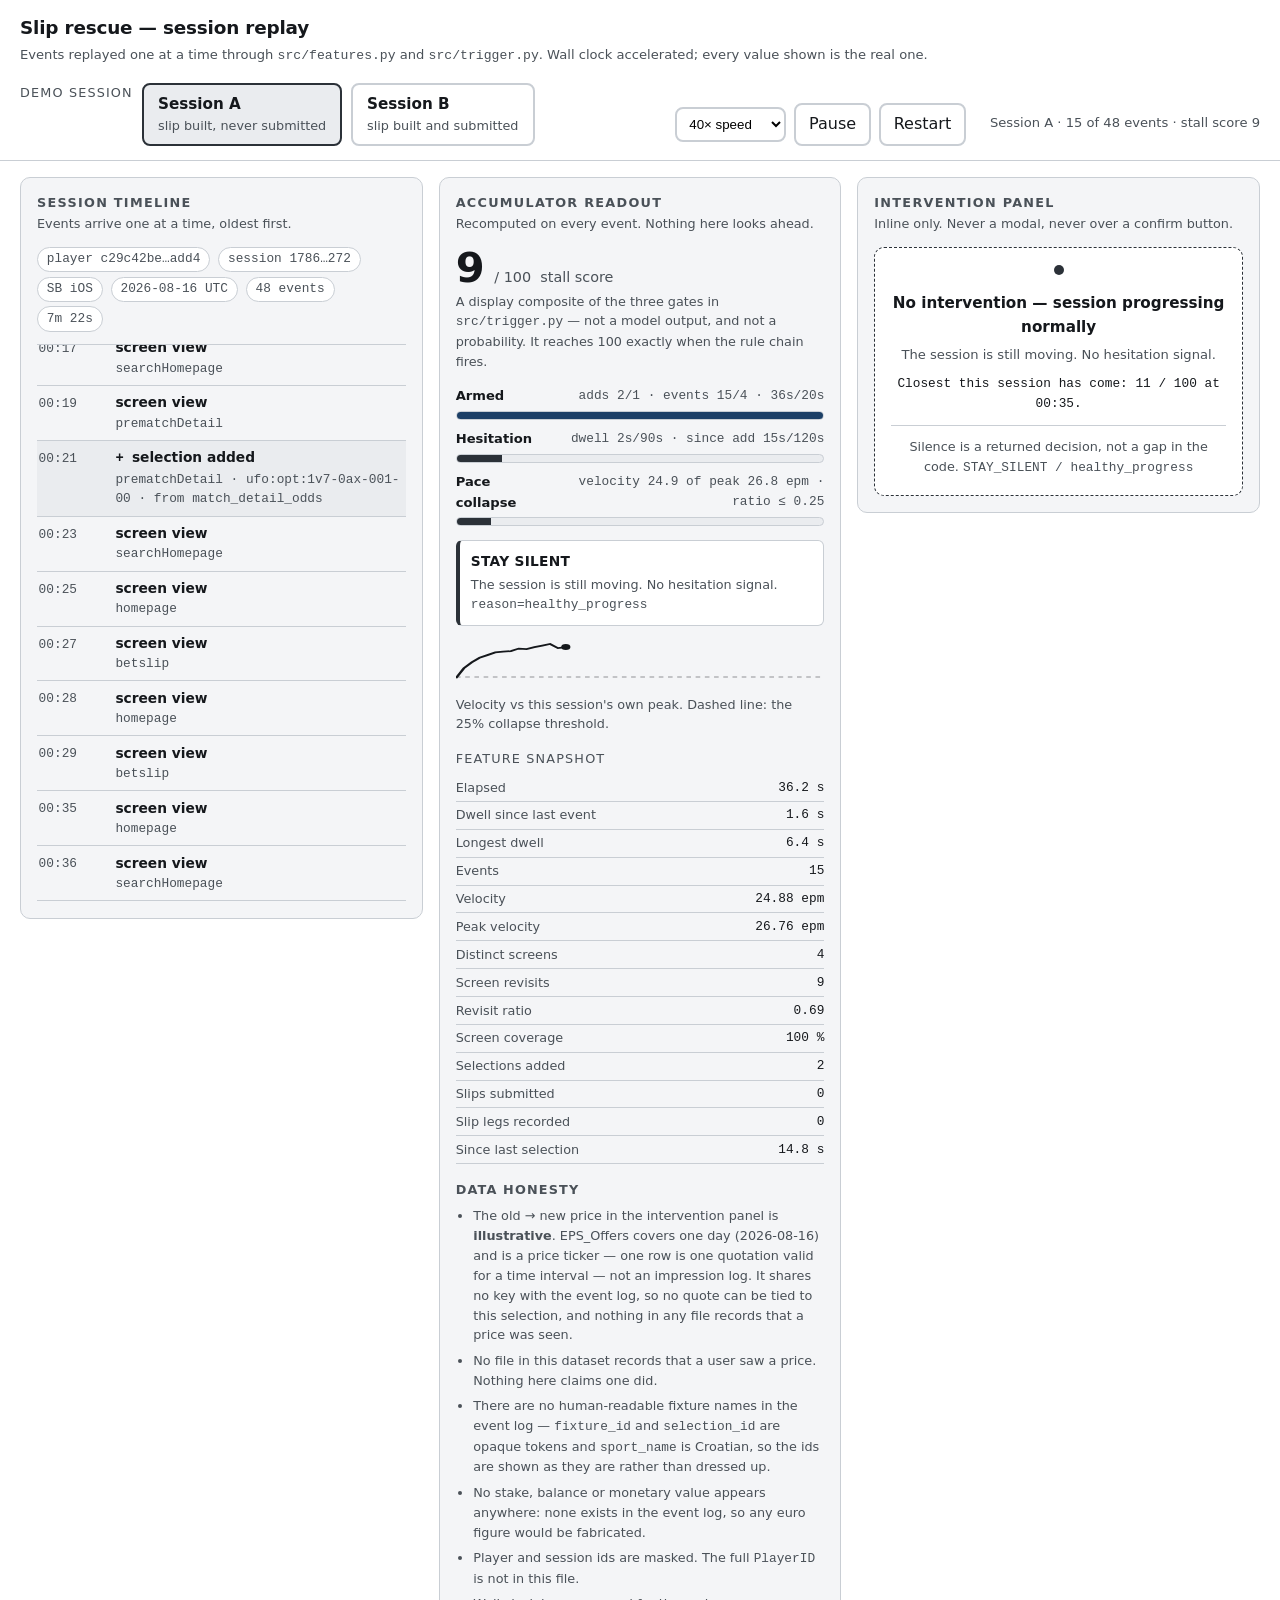
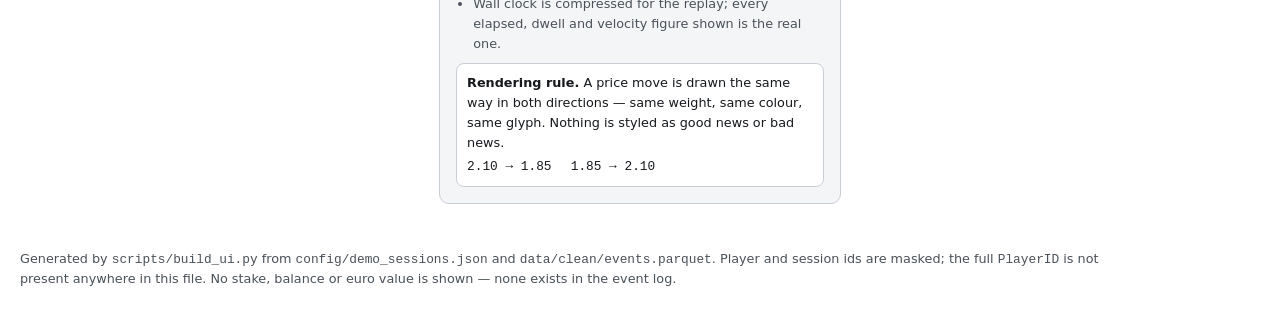
<file: detection/src/ui/index.html>
<!doctype html>
<html lang="en">
<head>
<meta charset="utf-8">
<meta name="viewport" content="width=device-width, initial-scale=1">
<title>Slip rescue — session replay</title>
<!--
  FEG 2026 Hackathon — Session Quality & Session-to-Action Conversion.
  Demo UI. ONE self-contained file: no build step, no CDN, no framework.
  Open it directly (file://) and it runs.

  This file is GENERATED by scripts/build_ui.py from
    config/demo_sessions.json   — which two sessions to show
    data/clean/events.parquet   — the events themselves
  Every feature value and every decision below was produced at build time by
  src/features.py (FeatureAccumulator) and src/trigger.py (SlipRescueTrigger),
  one event at a time. The browser replays those decisions; it does not
  re-implement a single feature or rule.

  Edit scripts/ui_template.html, then run: python3 scripts/build_ui.py
-->
<style>
  :root{
    --bg:#ffffff; --surface:#f4f5f7; --surface-2:#eaecef; --ink:#15181c;
    --ink-muted:#4a5158; --line:#c9ced4; --line-strong:#2b3138;
    --focus:#0b4fa8; --accent:#1c3f66; --live:#155724; --live-bg:#e6f2e9;
    --mono:ui-monospace,SFMono-Regular,"SF Mono",Menlo,Consolas,monospace;
    --sans:system-ui,-apple-system,"Segoe UI",Roboto,Helvetica,Arial,sans-serif;
  }
  @media (prefers-color-scheme:dark){
    :root{
      --bg:#121518; --surface:#1b1f24; --surface-2:#242a30; --ink:#eef1f4;
      --ink-muted:#b4bdc6; --line:#454e57; --line-strong:#8b96a1;
      --focus:#7fb2ff; --accent:#a8c6e8; --live:#9fd8ae; --live-bg:#1e2b22;
    }
  }
  *{box-sizing:border-box}
  html{color-scheme:light dark}
  body{
    margin:0; background:var(--bg); color:var(--ink);
    font:16px/1.55 var(--sans); -webkit-text-size-adjust:100%;
  }
  a{color:var(--focus)}
  :focus-visible{outline:3px solid var(--focus); outline-offset:2px; border-radius:3px}
  .skip{
    position:absolute; left:-9999px; top:0; z-index:20; padding:.6rem 1rem;
    background:var(--bg); border:2px solid var(--line-strong);
  }
  .skip:focus{left:.5rem; top:.5rem}
  .vh{
    position:absolute; width:1px; height:1px; overflow:hidden;
    clip:rect(0 0 0 0); clip-path:inset(50%); white-space:nowrap;
  }

  /* ── top bar ─────────────────────────────────────────────── */
  header{
    border-bottom:1px solid var(--line); padding:.9rem 1.25rem;
    display:flex; flex-wrap:wrap; gap:1rem 1.5rem; align-items:flex-end;
  }
  h1{font-size:1.15rem; margin:0; letter-spacing:-.01em}
  header .sub{margin:.15rem 0 0; font-size:0.82rem; color:var(--ink-muted)}
  .sessions{display:flex; gap:.6rem; flex-wrap:wrap}
  .sessions .grouplabel{
    display:block; font-size:0.8rem; text-transform:uppercase;
    letter-spacing:.09em; color:var(--ink-muted); margin-bottom:.35rem;
  }
  button{font:inherit; color:inherit}
  .tab{
    background:var(--bg); border:2px solid var(--line); border-radius:8px;
    padding:.5rem .85rem; text-align:left; cursor:pointer; min-width:11.5rem;
  }
  .tab:hover{border-color:var(--line-strong)}
  .tab[aria-checked="true"]{border-color:var(--line-strong); background:var(--surface-2)}
  .tab .tname{display:block; font-weight:650; font-size:0.95rem}
  .tab .trole{display:block; font-size:0.8rem; color:var(--ink-muted)}
  .transport{display:flex; gap:.5rem; align-items:center; margin-left:auto}
  .ctl{
    background:var(--bg); border:2px solid var(--line); border-radius:8px;
    padding:.45rem .8rem; cursor:pointer;
  }
  .ctl:hover{border-color:var(--line-strong)}
  select.ctl{padding:.45rem .5rem}
  .status{
    font-size:0.82rem; color:var(--ink-muted); min-width:12rem;
    font-variant-numeric:tabular-nums;
  }

  /* ── three columns ───────────────────────────────────────── */
  main{
    display:grid; gap:1rem; padding:1rem 1.25rem 2rem;
    grid-template-columns:minmax(0,1fr) minmax(0,1fr) minmax(0,1fr);
    align-items:start;
  }
  @media (max-width:1100px){ main{grid-template-columns:minmax(0,1fr)} }
  section{
    background:var(--surface); border:1px solid var(--line); border-radius:10px;
    padding:.9rem 1rem 1rem;
  }
  h2{
    font-size:0.8rem; text-transform:uppercase; letter-spacing:.1em;
    margin:0 0 .1rem; color:var(--ink-muted);
  }
  .h2note{margin:0 0 .8rem; font-size:0.8rem; color:var(--ink-muted)}

  /* ── left: timeline ──────────────────────────────────────── */
  .meta{
    display:flex; flex-wrap:wrap; gap:.3rem .5rem; margin:0 0 .75rem;
    font-size:0.8rem; color:var(--ink-muted);
  }
  .chip{
    border:1px solid var(--line); border-radius:999px; padding:.1rem .55rem;
    background:var(--bg); font-family:var(--mono); font-size:0.8rem;
  }
  #timeline{
    list-style:none; margin:0; padding:0; max-height:62vh; overflow-y:auto;
    border-top:1px solid var(--line);
  }
  #timeline li{
    display:grid; grid-template-columns:4.2rem 1fr; gap:.6rem;
    padding:.4rem .1rem; border-bottom:1px solid var(--line); font-size:0.86rem;
  }
  #timeline .at{
    font-family:var(--mono); font-size:0.8rem; color:var(--ink-muted);
    font-variant-numeric:tabular-nums; padding-top:.1rem;
  }
  #timeline .what{min-width:0}
  #timeline .ename{font-weight:600}
  #timeline .detail{
    font-size:0.8rem; color:var(--ink-muted); font-family:var(--mono);
    overflow-wrap:anywhere;
  }
  #timeline li.add{background:var(--surface-2)}
  #timeline li.add .ename::before{content:"+ "; font-family:var(--mono)}
  #timeline li.placed{background:var(--live-bg); color:var(--ink)}
  #timeline li.gap{
    grid-template-columns:1fr; text-align:center; font-size:0.8rem;
    color:var(--ink-muted); font-style:italic; background:transparent;
  }
  #timeline li.mark{
    grid-template-columns:1fr; font-size:0.8rem; font-weight:650;
    border-left:4px solid var(--line-strong); padding-left:.6rem;
  }

  /* ── middle: readout ─────────────────────────────────────── */
  .score{
    display:flex; align-items:baseline; gap:.6rem; margin:0 0 .15rem;
  }
  .score .num{
    font-size:2.6rem; font-weight:700; line-height:1;
    font-variant-numeric:tabular-nums;
  }
  .score .of{font-size:0.9rem; color:var(--ink-muted)}
  .scorenote{margin:.2rem 0 .9rem; font-size:0.8rem; color:var(--ink-muted)}
  .gate{margin:0 0 .6rem}
  .gate .grow{display:flex; justify-content:space-between; gap:.5rem; font-size:0.82rem}
  .gate .gname{font-weight:600}
  .gate .gval{font-family:var(--mono); font-size:0.8rem; color:var(--ink-muted);
               font-variant-numeric:tabular-nums; text-align:right}
  .bar{
    height:9px; background:var(--surface-2); border:1px solid var(--line);
    border-radius:999px; overflow:hidden; margin-top:.25rem;
  }
  .bar i{display:block; height:100%; background:var(--line-strong); width:0}
  .bar.met i{background:var(--accent)}
  .decision{
    margin:.9rem 0 0; padding:.6rem .7rem; background:var(--bg);
    border:1px solid var(--line); border-left:4px solid var(--line-strong);
    border-radius:6px; font-size:0.86rem;
  }
  .decision .act{font-weight:700; letter-spacing:.02em}
  .decision .why{display:block; color:var(--ink-muted); font-size:0.8rem; margin-top:.15rem}
  .decision code{font-family:var(--mono); font-size:0.8rem}
  .spark{margin:.9rem 0 .2rem}
  .spark svg{width:100%; height:52px; display:block}
  .sparkcap{font-size:0.8rem; color:var(--ink-muted); margin:.15rem 0 0}
  table.feat{width:100%; border-collapse:collapse; margin-top:.9rem; font-size:0.82rem}
  table.feat caption{
    text-align:left; font-size:0.8rem; text-transform:uppercase;
    letter-spacing:.09em; color:var(--ink-muted); padding-bottom:.35rem;
  }
  table.feat th{
    text-align:left; font-weight:500; color:var(--ink-muted);
    padding:.22rem 0; border-bottom:1px solid var(--line); font-size:0.8rem;
  }
  table.feat td{
    text-align:right; font-family:var(--mono); font-variant-numeric:tabular-nums;
    padding:.22rem 0; border-bottom:1px solid var(--line); font-size:0.8rem;
  }

  /* ── right: intervention panel ───────────────────────────── */
  .panelwrap{min-height:15rem}
  /* SILENT — a designed output, drawn on purpose. */
  .silent{
    border:1px dashed var(--line-strong); border-radius:10px;
    padding:1.1rem 1rem; background:var(--bg); text-align:center;
  }
  .silent .dot{
    width:10px; height:10px; border-radius:50%; background:var(--line-strong);
    display:inline-block; margin-bottom:.55rem;
  }
  .silent .headline{display:block; font-weight:650; font-size:0.95rem}
  .silent .sub{display:block; margin-top:.35rem; font-size:0.82rem; color:var(--ink-muted)}
  .silent .peak{
    display:block; margin-top:.55rem; font-family:var(--mono); font-size:0.8rem;
    color:var(--ink); font-variant-numeric:tabular-nums;
  }
  .silent .rule{
    display:block; margin-top:.7rem; padding-top:.7rem;
    border-top:1px solid var(--line); font-size:0.8rem; color:var(--ink-muted);
  }
  .silent code{font-family:var(--mono); font-size:0.8rem; white-space:nowrap}
  /* FIRE — inline, never a modal, never over a confirm button. */
  .fire{
    border:2px solid var(--line-strong); border-radius:10px; padding:1rem;
    background:var(--bg);
  }
  .fire h3{margin:0; font-size:1.02rem; font-weight:650}
  .fire .lead{margin:.5rem 0 .6rem; font-size:0.9rem}
  .fire .change{
    background:var(--surface-2); border:1px solid var(--line); border-radius:8px;
    padding:.6rem .7rem; font-family:var(--mono); font-size:0.82rem;
    overflow-wrap:anywhere;
  }
  .fire .change .sel{display:block; color:var(--ink-muted); font-size:0.8rem}
  .fire .change .move{display:block; margin-top:.3rem; font-size:1rem}
  /* Both directions render identically: same weight, same colour, same glyph. */
  .fire .change .from,.fire .change .to{font-weight:600; color:var(--ink)}
  .fire .change .arrow{padding:0 .35rem; color:var(--ink-muted)}
  .fire .illus{
    margin:.5rem 0 0; font-size:0.8rem; color:var(--ink-muted);
  }
  .actions{display:flex; gap:.6rem; margin-top:.9rem}
  /* Identical in weight, size and colour. Neither is pre-selected. */
  .actions button{
    flex:1 1 0; background:var(--bg); color:var(--ink);
    border:2px solid var(--line-strong); border-radius:8px;
    padding:.62rem .5rem; font-size:0.92rem; font-weight:500; cursor:pointer;
  }
  .actions button:hover{background:var(--surface-2)}
  .dismissrow{margin:.7rem 0 0; font-size:0.8rem; text-align:center}
  .linkbtn{
    background:none; border:0; padding:.2rem .3rem; text-decoration:underline;
    color:var(--focus); cursor:pointer; font-size:0.8rem;
  }
  .esc{display:block; margin-top:.3rem; font-size:0.8rem; color:var(--ink-muted)}
  /* DISMISSED */
  .dismissed{
    border:1px solid var(--line); border-radius:10px; padding:1rem;
    background:var(--bg);
  }
  .dismissed .headline{font-weight:650; font-size:0.95rem}
  .dismissed p{margin:.4rem 0 0; font-size:0.82rem; color:var(--ink-muted)}

  .honesty{margin-top:1rem}
  .honesty h3{
    font-size:0.8rem; text-transform:uppercase; letter-spacing:.09em;
    color:var(--ink-muted); margin:0 0 .4rem;
  }
  .honesty ul{margin:0; padding-left:1.1rem; font-size:0.8rem; color:var(--ink-muted)}
  .honesty li{margin-bottom:.35rem}
  .honesty code{font-family:var(--mono); font-size:0.8rem}
  .render-rule{
    margin-top:.6rem; padding:.55rem .65rem; background:var(--bg);
    border:1px solid var(--line); border-radius:8px; font-size:0.8rem;
  }
  .render-rule .pair{
    font-family:var(--mono); display:flex; gap:1.2rem; margin-top:.3rem;
    color:var(--ink); flex-wrap:wrap;
  }
  footer{
    padding:0 1.25rem 2rem; font-size:0.8rem; color:var(--ink-muted);
    max-width:70rem;
  }
  footer code{font-family:var(--mono)}
  @media (prefers-reduced-motion:reduce){
    *{transition:none !important; animation:none !important; scroll-behavior:auto !important}
  }
</style>
</head>
<body>
<a class="skip" href="#readout">Skip to the feature readout</a>

<header>
  <div>
    <h1>Slip rescue — session replay</h1>
    <p class="sub">Events replayed one at a time through
      <code>src/features.py</code> and <code>src/trigger.py</code>. Wall clock
      accelerated; every value shown is the real one.</p>
  </div>

  <div class="sessions">
    <span class="grouplabel" id="sessgrouplabel">Demo session</span>
    <div role="radiogroup" aria-labelledby="sessgrouplabel" id="sessgroup"
         style="display:flex;gap:.6rem;flex-wrap:wrap"></div>
  </div>

  <div class="transport">
    <label class="vh" for="speed">Replay speed</label>
    <select class="ctl" id="speed">
      <option value="20">20× speed</option>
      <option value="40" selected>40× speed</option>
      <option value="120">120× speed</option>
    </select>
    <button class="ctl" id="playpause" type="button">Pause</button>
    <button class="ctl" id="restart" type="button">Restart</button>
  </div>

  <p class="status">
    <span id="progress">Loading…</span>
    <!-- Milestones only. A live region updated on every one of 59 events
         would be unusable with a screen reader. -->
    <span class="vh" id="status" role="status" aria-live="polite"
          aria-atomic="true"></span>
  </p>
</header>

<main>
  <!-- ─────────────── LEFT: timeline ─────────────── -->
  <section aria-labelledby="tl-h">
    <h2 id="tl-h">Session timeline</h2>
    <p class="h2note" id="tl-note">Events arrive one at a time, oldest first.</p>
    <div class="meta" id="sessmeta"></div>
    <ol id="timeline" aria-labelledby="tl-h" tabindex="0"></ol>
  </section>

  <!-- ─────────────── MIDDLE: readout ─────────────── -->
  <section id="readout" aria-labelledby="ro-h">
    <h2 id="ro-h">Accumulator readout</h2>
    <p class="h2note">Recomputed on every event. Nothing here looks ahead.</p>

    <p class="score">
      <span class="num" id="scorenum">0</span>
      <span class="of">/ 100 &nbsp;stall score</span>
    </p>
    <p class="scorenote">A display composite of the three gates in
      <code>src/trigger.py</code> — not a model output, and not a probability.
      It reaches 100 exactly when the rule chain fires.</p>

    <div id="gates"></div>

    <p class="decision" id="decision">
      <span class="act">—</span>
      <span class="why"></span>
    </p>

    <div class="spark">
      <svg id="spark" viewBox="0 0 240 52" preserveAspectRatio="none"
           role="img" aria-labelledby="sparktitle">
        <title id="sparktitle">Velocity sparkline</title>
      </svg>
      <p class="sparkcap" id="sparkcap"></p>
    </div>

    <table class="feat">
      <caption>Feature snapshot</caption>
      <tbody id="feats"></tbody>
    </table>

    <div class="honesty">
      <h3>Data honesty</h3>
      <ul id="honesty-list"></ul>
      <div class="render-rule">
        <strong>Rendering rule.</strong> A price move is drawn the same way in
        both directions — same weight, same colour, same glyph. Nothing is
        styled as good news or bad news.
        <span class="pair" id="renderpair"></span>
      </div>
    </div>
  </section>

  <!-- ─────────────── RIGHT: intervention ─────────────── -->
  <section aria-labelledby="pa-h">
    <h2 id="pa-h">Intervention panel</h2>
    <p class="h2note">Inline only. Never a modal, never over a confirm button.</p>
    <div class="panelwrap" id="panelwrap"></div>
  </section>
</main>

<footer>
  <p>Generated by <code>scripts/build_ui.py</code> from
    <code>config/demo_sessions.json</code> and
    <code>data/clean/events.parquet</code>. Player and session ids are masked;
    the full <code>PlayerID</code> is not present anywhere in this file. No
    stake, balance or euro value is shown — none exists in the event log.</p>
</footer>

<script>
"use strict";
const DATA = {"generated_from":{"events":"data/clean/events.parquet","config":"config/demo_sessions.json","pipeline":"src/features.py -> src/trigger.py (run at build time)"},"thresholds":{"MIN_ADDS_TO_ARM":1,"MIN_EVENTS_TO_ARM":4,"MIN_ELAPSED_S_TO_ARM":20.0,"STALL_DWELL_S":90.0,"STALL_SINCE_ADD_S":120.0,"VELOCITY_COLLAPSE_RATIO":0.25,"MIN_PEAK_VELOCITY_EPM":1.0},"illustrative_price":{"old":"2.10","new":"1.85","source":"EPS_Offers.csv","source_row":"hr | Soccer | Bundesliga | SK Rapid vs. Grazer AK 1902 | SK Rapid total corners | 2.1 -> 1.85 | 2026-08-16T17:24:42.526Z","why_illustrative":"EPS_Offers covers one day (2026-08-16) and is a price ticker — one row is one quotation valid for a time interval — not an impression log. It shares no key with the event log, so no quote can be tied to this selection, and nothing in any file records that a price was seen."},"fixture_names_available":false,"sessions":{"A":{"key":"A","role":"fire","label":"FIRE - slip built, session stalled, never submitted","player_masked":"c29c42be…add4","sid_masked":"1786…272","platform":"SB iOS","date_utc":"2026-08-16","duration_s":441.9,"n_events":48,"selections_added":8,"slips_submitted":0,"converted":false,"fired":true,"fired_at_elapsed_s":164.257,"lead_s":277.7,"steps":[{"t":"2026-08-16T09:57:53.182Z","clock":"09:57:53","event":"fortuna_screen_view","screen":"searchHomepage","added_from":null,"sport":null,"fixture":null,"selection":null,"slip":null,"slip_type":null,"status":null,"f":{"elapsed_s":0.0,"dwell_s":0.0,"max_dwell_s":0.0,"n_events":1,"velocity_epm":6.0,"peak_velocity_epm":6.0,"distinct_screens":1,"repeat_screen_events":0,"screen_revisit_ratio":0.0,"screen_coverage":1.0,"add_bet_count":0,"placed_count":0,"placed_leg_count":0,"since_last_add_s":null},"d":{"action":"STAY_SILENT","reason":"no_slip_yet","velocity_ratio":1.0,"back_and_forth":false,"screen_signal_trusted":true},"gates":{"armed":0.0,"hesitation":0.0,"collapse":0.0},"score":0},{"t":"2026-08-16T09:57:59.539Z","clock":"09:57:59","event":"fortuna_screen_view","screen":"prematchDetail","added_from":null,"sport":null,"fixture":null,"selection":null,"slip":null,"slip_type":null,"status":null,"f":{"elapsed_s":6.357,"dwell_s":6.357,"max_dwell_s":6.357,"n_events":2,"velocity_epm":12.0,"peak_velocity_epm":12.0,"distinct_screens":2,"repeat_screen_events":0,"screen_revisit_ratio":0.0,"screen_coverage":1.0,"add_bet_count":0,"placed_count":0,"placed_leg_count":0,"since_last_add_s":null},"d":{"action":"STAY_SILENT","reason":"no_slip_yet","velocity_ratio":1.0,"back_and_forth":false,"screen_signal_trusted":true},"gates":{"armed":0.0,"hesitation":0.0706,"collapse":0.0},"score":0},{"t":"2026-08-16T09:58:04.736Z","clock":"09:58:04","event":"betslip_add_bet","screen":"prematchDetail","added_from":"match_detail_odds","sport":"Nogomet","fixture":"ufo:mtch:1v7-027","selection":"ufo:opt:1v7-027-01c-01","slip":null,"slip_type":null,"status":null,"f":{"elapsed_s":11.554,"dwell_s":5.197,"max_dwell_s":6.357,"n_events":3,"velocity_epm":15.579,"peak_velocity_epm":15.579,"distinct_screens":2,"repeat_screen_events":0,"screen_revisit_ratio":0.0,"screen_coverage":1.0,"add_bet_count":1,"placed_count":0,"placed_leg_count":0,"since_last_add_s":0.0},"d":{"action":"STAY_SILENT","reason":"warming_up","velocity_ratio":1.0,"back_and_forth":false,"screen_signal_trusted":true},"gates":{"armed":0.5777,"hesitation":0.0577,"collapse":0.0},"score":0},{"t":"2026-08-16T09:58:06.236Z","clock":"09:58:06","event":"fortuna_screen_view","screen":"searchHomepage","added_from":null,"sport":null,"fixture":null,"selection":null,"slip":null,"slip_type":null,"status":null,"f":{"elapsed_s":13.054,"dwell_s":1.5,"max_dwell_s":6.357,"n_events":4,"velocity_epm":18.385,"peak_velocity_epm":18.385,"distinct_screens":2,"repeat_screen_events":1,"screen_revisit_ratio":0.3333,"screen_coverage":1.0,"add_bet_count":1,"placed_count":0,"placed_leg_count":0,"since_last_add_s":1.5},"d":{"action":"STAY_SILENT","reason":"warming_up","velocity_ratio":1.0,"back_and_forth":false,"screen_signal_trusted":true},"gates":{"armed":0.6527,"hesitation":0.0167,"collapse":0.0},"score":0},{"t":"2026-08-16T09:58:08.180Z","clock":"09:58:08","event":"fortuna_screen_view","screen":"homepage","added_from":null,"sport":null,"fixture":null,"selection":null,"slip":null,"slip_type":null,"status":null,"f":{"elapsed_s":14.998,"dwell_s":1.944,"max_dwell_s":6.357,"n_events":5,"velocity_epm":20.003,"peak_velocity_epm":20.003,"distinct_screens":3,"repeat_screen_events":1,"screen_revisit_ratio":0.25,"screen_coverage":1.0,"add_bet_count":1,"placed_count":0,"placed_leg_count":0,"since_last_add_s":3.444},"d":{"action":"STAY_SILENT","reason":"warming_up","velocity_ratio":1.0,"back_and_forth":false,"screen_signal_trusted":true},"gates":{"armed":0.7499,"hesitation":0.0287,"collapse":0.0},"score":0},{"t":"2026-08-16T09:58:09.791Z","clock":"09:58:09","event":"fortuna_screen_view","screen":"searchHomepage","added_from":null,"sport":null,"fixture":null,"selection":null,"slip":null,"slip_type":null,"status":null,"f":{"elapsed_s":16.609,"dwell_s":1.611,"max_dwell_s":6.357,"n_events":6,"velocity_epm":21.675,"peak_velocity_epm":21.675,"distinct_screens":3,"repeat_screen_events":2,"screen_revisit_ratio":0.4,"screen_coverage":1.0,"add_bet_count":1,"placed_count":0,"placed_leg_count":0,"since_last_add_s":5.055},"d":{"action":"STAY_SILENT","reason":"warming_up","velocity_ratio":1.0,"back_and_forth":false,"screen_signal_trusted":true},"gates":{"armed":0.8305,"hesitation":0.0421,"collapse":0.0},"score":0},{"t":"2026-08-16T09:58:12.181Z","clock":"09:58:12","event":"fortuna_screen_view","screen":"prematchDetail","added_from":null,"sport":null,"fixture":null,"selection":null,"slip":null,"slip_type":null,"status":null,"f":{"elapsed_s":18.999,"dwell_s":2.39,"max_dwell_s":6.357,"n_events":7,"velocity_epm":22.106,"peak_velocity_epm":22.106,"distinct_screens":3,"repeat_screen_events":3,"screen_revisit_ratio":0.5,"screen_coverage":1.0,"add_bet_count":1,"placed_count":0,"placed_leg_count":0,"since_last_add_s":7.445},"d":{"action":"STAY_SILENT","reason":"warming_up","velocity_ratio":1.0,"back_and_forth":false,"screen_signal_trusted":true},"gates":{"armed":0.9499,"hesitation":0.062,"collapse":0.0},"score":0},{"t":"2026-08-16T09:58:14.585Z","clock":"09:58:14","event":"betslip_add_bet","screen":"prematchDetail","added_from":"match_detail_odds","sport":"Nogomet","fixture":"ufo:mtch:1v7-0ax","selection":"ufo:opt:1v7-0ax-001-00","slip":null,"slip_type":null,"status":null,"f":{"elapsed_s":21.403,"dwell_s":2.404,"max_dwell_s":6.357,"n_events":8,"velocity_epm":22.427,"peak_velocity_epm":22.427,"distinct_screens":3,"repeat_screen_events":3,"screen_revisit_ratio":0.5,"screen_coverage":1.0,"add_bet_count":2,"placed_count":0,"placed_leg_count":0,"since_last_add_s":0.0},"d":{"action":"STAY_SILENT","reason":"healthy_progress","velocity_ratio":1.0,"back_and_forth":false,"screen_signal_trusted":true},"gates":{"armed":1.0,"hesitation":0.0267,"collapse":0.0},"score":0},{"t":"2026-08-16T09:58:15.698Z","clock":"09:58:15","event":"fortuna_screen_view","screen":"searchHomepage","added_from":null,"sport":null,"fixture":null,"selection":null,"slip":null,"slip_type":null,"status":null,"f":{"elapsed_s":22.516,"dwell_s":1.113,"max_dwell_s":6.357,"n_events":9,"velocity_epm":23.983,"peak_velocity_epm":23.983,"distinct_screens":3,"repeat_screen_events":4,"screen_revisit_ratio":0.5714,"screen_coverage":1.0,"add_bet_count":2,"placed_count":0,"placed_leg_count":0,"since_last_add_s":1.113},"d":{"action":"STAY_SILENT","reason":"healthy_progress","velocity_ratio":1.0,"back_and_forth":false,"screen_signal_trusted":true},"gates":{"armed":1.0,"hesitation":0.0124,"collapse":0.0},"score":0},{"t":"2026-08-16T09:58:18.599Z","clock":"09:58:18","event":"fortuna_screen_view","screen":"homepage","added_from":null,"sport":null,"fixture":null,"selection":null,"slip":null,"slip_type":null,"status":null,"f":{"elapsed_s":25.417,"dwell_s":2.901,"max_dwell_s":6.357,"n_events":10,"velocity_epm":23.606,"peak_velocity_epm":23.983,"distinct_screens":3,"repeat_screen_events":5,"screen_revisit_ratio":0.625,"screen_coverage":1.0,"add_bet_count":2,"placed_count":0,"placed_leg_count":0,"since_last_add_s":4.014},"d":{"action":"STAY_SILENT","reason":"healthy_progress","velocity_ratio":0.9843,"back_and_forth":false,"screen_signal_trusted":true},"gates":{"armed":1.0,"hesitation":0.0335,"collapse":0.021},"score":2},{"t":"2026-08-16T09:58:19.765Z","clock":"09:58:19","event":"fortuna_screen_view","screen":"betslip","added_from":null,"sport":null,"fixture":null,"selection":null,"slip":null,"slip_type":null,"status":null,"f":{"elapsed_s":26.583,"dwell_s":1.166,"max_dwell_s":6.357,"n_events":11,"velocity_epm":24.828,"peak_velocity_epm":24.828,"distinct_screens":4,"repeat_screen_events":5,"screen_revisit_ratio":0.5556,"screen_coverage":1.0,"add_bet_count":2,"placed_count":0,"placed_leg_count":0,"since_last_add_s":5.18},"d":{"action":"STAY_SILENT","reason":"healthy_progress","velocity_ratio":1.0,"back_and_forth":false,"screen_signal_trusted":true},"gates":{"armed":1.0,"hesitation":0.0432,"collapse":0.0},"score":0},{"t":"2026-08-16T09:58:21.097Z","clock":"09:58:21","event":"fortuna_screen_view","screen":"homepage","added_from":null,"sport":null,"fixture":null,"selection":null,"slip":null,"slip_type":null,"status":null,"f":{"elapsed_s":27.915,"dwell_s":1.332,"max_dwell_s":6.357,"n_events":12,"velocity_epm":25.793,"peak_velocity_epm":25.793,"distinct_screens":4,"repeat_screen_events":6,"screen_revisit_ratio":0.6,"screen_coverage":1.0,"add_bet_count":2,"placed_count":0,"placed_leg_count":0,"since_last_add_s":6.512},"d":{"action":"STAY_SILENT","reason":"healthy_progress","velocity_ratio":1.0,"back_and_forth":false,"screen_signal_trusted":true},"gates":{"armed":1.0,"hesitation":0.0543,"collapse":0.0},"score":0},{"t":"2026-08-16T09:58:22.332Z","clock":"09:58:22","event":"fortuna_screen_view","screen":"betslip","added_from":null,"sport":null,"fixture":null,"selection":null,"slip":null,"slip_type":null,"status":null,"f":{"elapsed_s":29.15,"dwell_s":1.235,"max_dwell_s":6.357,"n_events":13,"velocity_epm":26.758,"peak_velocity_epm":26.758,"distinct_screens":4,"repeat_screen_events":7,"screen_revisit_ratio":0.6364,"screen_coverage":1.0,"add_bet_count":2,"placed_count":0,"placed_leg_count":0,"since_last_add_s":7.747},"d":{"action":"STAY_SILENT","reason":"healthy_progress","velocity_ratio":1.0,"back_and_forth":false,"screen_signal_trusted":true},"gates":{"armed":1.0,"hesitation":0.0646,"collapse":0.0},"score":0},{"t":"2026-08-16T09:58:27.780Z","clock":"09:58:27","event":"fortuna_screen_view","screen":"homepage","added_from":null,"sport":null,"fixture":null,"selection":null,"slip":null,"slip_type":null,"status":null,"f":{"elapsed_s":34.598,"dwell_s":5.448,"max_dwell_s":6.357,"n_events":14,"velocity_epm":24.279,"peak_velocity_epm":26.758,"distinct_screens":4,"repeat_screen_events":8,"screen_revisit_ratio":0.6667,"screen_coverage":1.0,"add_bet_count":2,"placed_count":0,"placed_leg_count":0,"since_last_add_s":13.195},"d":{"action":"STAY_SILENT","reason":"healthy_progress","velocity_ratio":0.9074,"back_and_forth":false,"screen_signal_trusted":true},"gates":{"armed":1.0,"hesitation":0.11,"collapse":0.1235},"score":11},{"t":"2026-08-16T09:58:29.356Z","clock":"09:58:29","event":"fortuna_screen_view","screen":"searchHomepage","added_from":null,"sport":null,"fixture":null,"selection":null,"slip":null,"slip_type":null,"status":null,"f":{"elapsed_s":36.174,"dwell_s":1.576,"max_dwell_s":6.357,"n_events":15,"velocity_epm":24.88,"peak_velocity_epm":26.758,"distinct_screens":4,"repeat_screen_events":9,"screen_revisit_ratio":0.6923,"screen_coverage":1.0,"add_bet_count":2,"placed_count":0,"placed_leg_count":0,"since_last_add_s":14.771},"d":{"action":"STAY_SILENT","reason":"healthy_progress","velocity_ratio":0.9298,"back_and_forth":false,"screen_signal_trusted":true},"gates":{"armed":1.0,"hesitation":0.1231,"collapse":0.0936},"score":9},{"t":"2026-08-16T09:58:35.297Z","clock":"09:58:35","event":"fortuna_screen_view","screen":"prematchDetail","added_from":null,"sport":null,"fixture":null,"selection":null,"slip":null,"slip_type":null,"status":null,"f":{"elapsed_s":42.115,"dwell_s":5.941,"max_dwell_s":6.357,"n_events":16,"velocity_epm":22.795,"peak_velocity_epm":26.758,"distinct_screens":4,"repeat_screen_events":10,"screen_revisit_ratio":0.7143,"screen_coverage":1.0,"add_bet_count":2,"placed_count":0,"placed_leg_count":0,"since_last_add_s":20.712},"d":{"action":"STAY_SILENT","reason":"healthy_progress","velocity_ratio":0.8519,"back_and_forth":false,"screen_signal_trusted":true},"gates":{"armed":1.0,"hesitation":0.1726,"collapse":0.1975},"score":17},{"t":"2026-08-16T09:58:41.994Z","clock":"09:58:41","event":"betslip_add_bet","screen":"prematchDetail","added_from":"match_detail_odds","sport":"Nogomet","fixture":"ufo:mtch:1v7-00r","selection":"ufo:opt:1v7-00r-00x-01","slip":null,"slip_type":null,"status":null,"f":{"elapsed_s":48.812,"dwell_s":6.697,"max_dwell_s":6.697,"n_events":17,"velocity_epm":20.897,"peak_velocity_epm":26.758,"distinct_screens":4,"repeat_screen_events":10,"screen_revisit_ratio":0.7143,"screen_coverage":1.0,"add_bet_count":3,"placed_count":0,"placed_leg_count":0,"since_last_add_s":0.0},"d":{"action":"STAY_SILENT","reason":"healthy_progress","velocity_ratio":0.781,"back_and_forth":false,"screen_signal_trusted":true},"gates":{"armed":1.0,"hesitation":0.0744,"collapse":0.292},"score":7},{"t":"2026-08-16T09:58:42.653Z","clock":"09:58:42","event":"fortuna_screen_view","screen":"searchHomepage","added_from":null,"sport":null,"fixture":null,"selection":null,"slip":null,"slip_type":null,"status":null,"f":{"elapsed_s":49.471,"dwell_s":0.659,"max_dwell_s":6.697,"n_events":18,"velocity_epm":21.831,"peak_velocity_epm":26.758,"distinct_screens":4,"repeat_screen_events":11,"screen_revisit_ratio":0.7333,"screen_coverage":1.0,"add_bet_count":3,"placed_count":0,"placed_leg_count":0,"since_last_add_s":0.659},"d":{"action":"STAY_SILENT","reason":"healthy_progress","velocity_ratio":0.8159,"back_and_forth":false,"screen_signal_trusted":true},"gates":{"armed":1.0,"hesitation":0.0073,"collapse":0.2455},"score":1},{"t":"2026-08-16T09:58:46.801Z","clock":"09:58:46","event":"fortuna_screen_view","screen":"prematchDetail","added_from":null,"sport":null,"fixture":null,"selection":null,"slip":null,"slip_type":null,"status":null,"f":{"elapsed_s":53.619,"dwell_s":4.148,"max_dwell_s":6.697,"n_events":19,"velocity_epm":21.261,"peak_velocity_epm":26.758,"distinct_screens":4,"repeat_screen_events":12,"screen_revisit_ratio":0.75,"screen_coverage":1.0,"add_bet_count":3,"placed_count":0,"placed_leg_count":0,"since_last_add_s":4.807},"d":{"action":"STAY_SILENT","reason":"healthy_progress","velocity_ratio":0.7946,"back_and_forth":true,"screen_signal_trusted":true},"gates":{"armed":1.0,"hesitation":0.0461,"collapse":0.2739},"score":5},{"t":"2026-08-16T09:58:50.096Z","clock":"09:58:50","event":"betslip_add_bet","screen":"prematchDetail","added_from":"match_detail_odds","sport":"Nogomet","fixture":"ufo:mtch:1v7-031","selection":"ufo:opt:1v7-031-004-00","slip":null,"slip_type":null,"status":null,"f":{"elapsed_s":56.914,"dwell_s":3.295,"max_dwell_s":6.697,"n_events":20,"velocity_epm":21.084,"peak_velocity_epm":26.758,"distinct_screens":4,"repeat_screen_events":12,"screen_revisit_ratio":0.75,"screen_coverage":1.0,"add_bet_count":4,"placed_count":0,"placed_leg_count":0,"since_last_add_s":0.0},"d":{"action":"STAY_SILENT","reason":"healthy_progress","velocity_ratio":0.788,"back_and_forth":true,"screen_signal_trusted":true},"gates":{"armed":1.0,"hesitation":0.0366,"collapse":0.2827},"score":4},{"t":"2026-08-16T09:58:50.747Z","clock":"09:58:50","event":"fortuna_screen_view","screen":"searchHomepage","added_from":null,"sport":null,"fixture":null,"selection":null,"slip":null,"slip_type":null,"status":null,"f":{"elapsed_s":57.565,"dwell_s":0.651,"max_dwell_s":6.697,"n_events":21,"velocity_epm":21.888,"peak_velocity_epm":26.758,"distinct_screens":4,"repeat_screen_events":13,"screen_revisit_ratio":0.7647,"screen_coverage":1.0,"add_bet_count":4,"placed_count":0,"placed_leg_count":0,"since_last_add_s":0.651},"d":{"action":"STAY_SILENT","reason":"healthy_progress","velocity_ratio":0.818,"back_and_forth":true,"screen_signal_trusted":true},"gates":{"armed":1.0,"hesitation":0.0072,"collapse":0.2427},"score":1},{"t":"2026-08-16T09:58:52.573Z","clock":"09:58:52","event":"fortuna_screen_view","screen":"homepage","added_from":null,"sport":null,"fixture":null,"selection":null,"slip":null,"slip_type":null,"status":null,"f":{"elapsed_s":59.391,"dwell_s":1.826,"max_dwell_s":6.697,"n_events":22,"velocity_epm":22.226,"peak_velocity_epm":26.758,"distinct_screens":4,"repeat_screen_events":14,"screen_revisit_ratio":0.7778,"screen_coverage":1.0,"add_bet_count":4,"placed_count":0,"placed_leg_count":0,"since_last_add_s":2.477},"d":{"action":"STAY_SILENT","reason":"healthy_progress","velocity_ratio":0.8306,"back_and_forth":true,"screen_signal_trusted":true},"gates":{"armed":1.0,"hesitation":0.0206,"collapse":0.2258},"score":2},{"t":"2026-08-16T09:58:53.590Z","clock":"09:58:53","event":"fortuna_screen_view","screen":"searchHomepage","added_from":null,"sport":null,"fixture":null,"selection":null,"slip":null,"slip_type":null,"status":null,"f":{"elapsed_s":60.408,"dwell_s":1.017,"max_dwell_s":6.697,"n_events":23,"velocity_epm":22.0,"peak_velocity_epm":26.758,"distinct_screens":4,"repeat_screen_events":15,"screen_revisit_ratio":0.7895,"screen_coverage":1.0,"add_bet_count":4,"placed_count":0,"placed_leg_count":0,"since_last_add_s":3.494},"d":{"action":"STAY_SILENT","reason":"healthy_progress","velocity_ratio":0.8222,"back_and_forth":true,"screen_signal_trusted":true},"gates":{"armed":1.0,"hesitation":0.0291,"collapse":0.2371},"score":3},{"t":"2026-08-16T09:58:56.487Z","clock":"09:58:56","event":"fortuna_screen_view","screen":"prematchDetail","added_from":null,"sport":null,"fixture":null,"selection":null,"slip":null,"slip_type":null,"status":null,"f":{"elapsed_s":63.305,"dwell_s":2.897,"max_dwell_s":6.697,"n_events":24,"velocity_epm":23.0,"peak_velocity_epm":26.758,"distinct_screens":4,"repeat_screen_events":16,"screen_revisit_ratio":0.8,"screen_coverage":1.0,"add_bet_count":4,"placed_count":0,"placed_leg_count":0,"since_last_add_s":6.391},"d":{"action":"STAY_SILENT","reason":"healthy_progress","velocity_ratio":0.8596,"back_and_forth":true,"screen_signal_trusted":true},"gates":{"armed":1.0,"hesitation":0.0533,"collapse":0.1873},"score":5},{"t":"2026-08-16T09:58:59.821Z","clock":"09:58:59","event":"betslip_add_bet","screen":"prematchDetail","added_from":"match_detail_odds","sport":"Nogomet","fixture":"ufo:mtch:1v7-00o","selection":"ufo:opt:1v7-00o-001-01","slip":null,"slip_type":null,"status":null,"f":{"elapsed_s":66.639,"dwell_s":3.334,"max_dwell_s":6.697,"n_events":25,"velocity_epm":23.0,"peak_velocity_epm":26.758,"distinct_screens":4,"repeat_screen_events":16,"screen_revisit_ratio":0.8,"screen_coverage":1.0,"add_bet_count":5,"placed_count":0,"placed_leg_count":0,"since_last_add_s":0.0},"d":{"action":"STAY_SILENT","reason":"healthy_progress","velocity_ratio":0.8596,"back_and_forth":true,"screen_signal_trusted":true},"gates":{"armed":1.0,"hesitation":0.037,"collapse":0.1873},"score":4},{"t":"2026-08-16T09:59:01.809Z","clock":"09:59:01","event":"fortuna_screen_view","screen":"searchHomepage","added_from":null,"sport":null,"fixture":null,"selection":null,"slip":null,"slip_type":null,"status":null,"f":{"elapsed_s":68.627,"dwell_s":1.988,"max_dwell_s":6.697,"n_events":26,"velocity_epm":24.0,"peak_velocity_epm":26.758,"distinct_screens":4,"repeat_screen_events":17,"screen_revisit_ratio":0.8095,"screen_coverage":1.0,"add_bet_count":5,"placed_count":0,"placed_leg_count":0,"since_last_add_s":1.988},"d":{"action":"STAY_SILENT","reason":"healthy_progress","velocity_ratio":0.8969,"back_and_forth":true,"screen_signal_trusted":true},"gates":{"armed":1.0,"hesitation":0.0221,"collapse":0.1374},"score":2},{"t":"2026-08-16T09:59:02.794Z","clock":"09:59:02","event":"fortuna_screen_view","screen":"homepage","added_from":null,"sport":null,"fixture":null,"selection":null,"slip":null,"slip_type":null,"status":null,"f":{"elapsed_s":69.612,"dwell_s":0.985,"max_dwell_s":6.697,"n_events":27,"velocity_epm":25.0,"peak_velocity_epm":26.758,"distinct_screens":4,"repeat_screen_events":18,"screen_revisit_ratio":0.8182,"screen_coverage":1.0,"add_bet_count":5,"placed_count":0,"placed_leg_count":0,"since_last_add_s":2.973},"d":{"action":"STAY_SILENT","reason":"healthy_progress","velocity_ratio":0.9343,"back_and_forth":true,"screen_signal_trusted":true},"gates":{"armed":1.0,"hesitation":0.0248,"collapse":0.0876},"score":2},{"t":"2026-08-16T09:59:03.890Z","clock":"09:59:03","event":"fortuna_screen_view","screen":"betslip","added_from":null,"sport":null,"fixture":null,"selection":null,"slip":null,"slip_type":null,"status":null,"f":{"elapsed_s":70.708,"dwell_s":1.096,"max_dwell_s":6.697,"n_events":28,"velocity_epm":26.0,"peak_velocity_epm":26.758,"distinct_screens":4,"repeat_screen_events":19,"screen_revisit_ratio":0.8261,"screen_coverage":1.0,"add_bet_count":5,"placed_count":0,"placed_leg_count":0,"since_last_add_s":4.069},"d":{"action":"STAY_SILENT","reason":"healthy_progress","velocity_ratio":0.9717,"back_and_forth":true,"screen_signal_trusted":true},"gates":{"armed":1.0,"hesitation":0.0339,"collapse":0.0378},"score":3},{"t":"2026-08-16T10:00:37.439Z","clock":"10:00:37","event":"fortuna_screen_view","screen":"homepage","added_from":null,"sport":null,"fixture":null,"selection":null,"slip":null,"slip_type":null,"status":null,"f":{"elapsed_s":164.257,"dwell_s":93.549,"max_dwell_s":93.549,"n_events":29,"velocity_epm":1.0,"peak_velocity_epm":26.758,"distinct_screens":4,"repeat_screen_events":20,"screen_revisit_ratio":0.8333,"screen_coverage":1.0,"add_bet_count":5,"placed_count":0,"placed_leg_count":0,"since_last_add_s":97.618},"d":{"action":"FIRE","reason":"stalled_holding_slip","velocity_ratio":0.0374,"back_and_forth":true,"screen_signal_trusted":true},"gates":{"armed":1.0,"hesitation":1.0,"collapse":1.0},"score":100},{"t":"2026-08-16T10:00:39.498Z","clock":"10:00:39","event":"fortuna_screen_view","screen":"searchHomepage","added_from":null,"sport":null,"fixture":null,"selection":null,"slip":null,"slip_type":null,"status":null,"f":{"elapsed_s":166.316,"dwell_s":2.059,"max_dwell_s":93.549,"n_events":30,"velocity_epm":2.0,"peak_velocity_epm":26.758,"distinct_screens":4,"repeat_screen_events":21,"screen_revisit_ratio":0.84,"screen_coverage":1.0,"add_bet_count":5,"placed_count":0,"placed_leg_count":0,"since_last_add_s":99.677},"d":{"action":"STAY_SILENT","reason":"already_fired","velocity_ratio":0.0747,"back_and_forth":true,"screen_signal_trusted":true},"gates":{"armed":1.0,"hesitation":0.8306,"collapse":1.0},"score":83},{"t":"2026-08-16T10:00:44.544Z","clock":"10:00:44","event":"fortuna_screen_view","screen":"prematchDetail","added_from":null,"sport":null,"fixture":null,"selection":null,"slip":null,"slip_type":null,"status":null,"f":{"elapsed_s":171.362,"dwell_s":5.046,"max_dwell_s":93.549,"n_events":31,"velocity_epm":3.0,"peak_velocity_epm":26.758,"distinct_screens":4,"repeat_screen_events":22,"screen_revisit_ratio":0.8462,"screen_coverage":1.0,"add_bet_count":5,"placed_count":0,"placed_leg_count":0,"since_last_add_s":104.723},"d":{"action":"STAY_SILENT","reason":"already_fired","velocity_ratio":0.1121,"back_and_forth":true,"screen_signal_trusted":true},"gates":{"armed":1.0,"hesitation":0.8727,"collapse":1.0},"score":87},{"t":"2026-08-16T10:00:49.279Z","clock":"10:00:49","event":"betslip_add_bet","screen":"prematchDetail","added_from":"match_detail_odds","sport":"Nogomet","fixture":"ufo:mtch:1v7-05t","selection":"ufo:opt:1v7-05t-009-00","slip":null,"slip_type":null,"status":null,"f":{"elapsed_s":176.097,"dwell_s":4.735,"max_dwell_s":93.549,"n_events":32,"velocity_epm":4.0,"peak_velocity_epm":26.758,"distinct_screens":4,"repeat_screen_events":22,"screen_revisit_ratio":0.8462,"screen_coverage":1.0,"add_bet_count":6,"placed_count":0,"placed_leg_count":0,"since_last_add_s":0.0},"d":{"action":"STAY_SILENT","reason":"already_fired","velocity_ratio":0.1495,"back_and_forth":true,"screen_signal_trusted":true},"gates":{"armed":1.0,"hesitation":0.0526,"collapse":1.0},"score":5},{"t":"2026-08-16T10:00:50.061Z","clock":"10:00:50","event":"fortuna_screen_view","screen":"searchHomepage","added_from":null,"sport":null,"fixture":null,"selection":null,"slip":null,"slip_type":null,"status":null,"f":{"elapsed_s":176.879,"dwell_s":0.782,"max_dwell_s":93.549,"n_events":33,"velocity_epm":5.0,"peak_velocity_epm":26.758,"distinct_screens":4,"repeat_screen_events":23,"screen_revisit_ratio":0.8519,"screen_coverage":1.0,"add_bet_count":6,"placed_count":0,"placed_leg_count":0,"since_last_add_s":0.782},"d":{"action":"STAY_SILENT","reason":"already_fired","velocity_ratio":0.1869,"back_and_forth":true,"screen_signal_trusted":true},"gates":{"armed":1.0,"hesitation":0.0087,"collapse":1.0},"score":1},{"t":"2026-08-16T10:00:51.828Z","clock":"10:00:51","event":"fortuna_screen_view","screen":"homepage","added_from":null,"sport":null,"fixture":null,"selection":null,"slip":null,"slip_type":null,"status":null,"f":{"elapsed_s":178.646,"dwell_s":1.767,"max_dwell_s":93.549,"n_events":34,"velocity_epm":6.0,"peak_velocity_epm":26.758,"distinct_screens":4,"repeat_screen_events":24,"screen_revisit_ratio":0.8571,"screen_coverage":1.0,"add_bet_count":6,"placed_count":0,"placed_leg_count":0,"since_last_add_s":2.549},"d":{"action":"STAY_SILENT","reason":"already_fired","velocity_ratio":0.2242,"back_and_forth":true,"screen_signal_trusted":true},"gates":{"armed":1.0,"hesitation":0.0212,"collapse":1.0},"score":2},{"t":"2026-08-16T10:00:52.865Z","clock":"10:00:52","event":"fortuna_screen_view","screen":"betslip","added_from":null,"sport":null,"fixture":null,"selection":null,"slip":null,"slip_type":null,"status":null,"f":{"elapsed_s":179.683,"dwell_s":1.037,"max_dwell_s":93.549,"n_events":35,"velocity_epm":7.0,"peak_velocity_epm":26.758,"distinct_screens":4,"repeat_screen_events":25,"screen_revisit_ratio":0.8621,"screen_coverage":1.0,"add_bet_count":6,"placed_count":0,"placed_leg_count":0,"since_last_add_s":3.586},"d":{"action":"STAY_SILENT","reason":"already_fired","velocity_ratio":0.2616,"back_and_forth":true,"screen_signal_trusted":true},"gates":{"armed":1.0,"hesitation":0.0299,"collapse":0.9845},"score":3},{"t":"2026-08-16T10:01:15.884Z","clock":"10:01:15","event":"fortuna_screen_view","screen":"homepage","added_from":null,"sport":null,"fixture":null,"selection":null,"slip":null,"slip_type":null,"status":null,"f":{"elapsed_s":202.702,"dwell_s":23.019,"max_dwell_s":93.549,"n_events":36,"velocity_epm":8.0,"peak_velocity_epm":26.758,"distinct_screens":4,"repeat_screen_events":26,"screen_revisit_ratio":0.8667,"screen_coverage":1.0,"add_bet_count":6,"placed_count":0,"placed_leg_count":0,"since_last_add_s":26.605},"d":{"action":"STAY_SILENT","reason":"already_fired","velocity_ratio":0.299,"back_and_forth":true,"screen_signal_trusted":true},"gates":{"armed":1.0,"hesitation":0.2558,"collapse":0.9347},"score":26},{"t":"2026-08-16T10:02:33.918Z","clock":"10:02:33","event":"fortuna_screen_view","screen":"betslip","added_from":null,"sport":null,"fixture":null,"selection":null,"slip":null,"slip_type":null,"status":null,"f":{"elapsed_s":280.736,"dwell_s":78.034,"max_dwell_s":93.549,"n_events":37,"velocity_epm":1.0,"peak_velocity_epm":26.758,"distinct_screens":4,"repeat_screen_events":27,"screen_revisit_ratio":0.871,"screen_coverage":1.0,"add_bet_count":6,"placed_count":0,"placed_leg_count":0,"since_last_add_s":104.639},"d":{"action":"STAY_SILENT","reason":"already_fired","velocity_ratio":0.0374,"back_and_forth":true,"screen_signal_trusted":true},"gates":{"armed":1.0,"hesitation":0.872,"collapse":1.0},"score":87},{"t":"2026-08-16T10:02:43.711Z","clock":"10:02:43","event":"fortuna_screen_view","screen":"homepage","added_from":null,"sport":null,"fixture":null,"selection":null,"slip":null,"slip_type":null,"status":null,"f":{"elapsed_s":290.529,"dwell_s":9.793,"max_dwell_s":93.549,"n_events":38,"velocity_epm":2.0,"peak_velocity_epm":26.758,"distinct_screens":4,"repeat_screen_events":28,"screen_revisit_ratio":0.875,"screen_coverage":1.0,"add_bet_count":6,"placed_count":0,"placed_leg_count":0,"since_last_add_s":114.432},"d":{"action":"STAY_SILENT","reason":"already_fired","velocity_ratio":0.0747,"back_and_forth":true,"screen_signal_trusted":true},"gates":{"armed":1.0,"hesitation":0.9536,"collapse":1.0},"score":95},{"t":"2026-08-16T10:04:41.654Z","clock":"10:04:41","event":"fortuna_screen_view","screen":"searchHomepage","added_from":null,"sport":null,"fixture":null,"selection":null,"slip":null,"slip_type":null,"status":null,"f":{"elapsed_s":408.472,"dwell_s":117.943,"max_dwell_s":117.943,"n_events":39,"velocity_epm":1.0,"peak_velocity_epm":26.758,"distinct_screens":4,"repeat_screen_events":29,"screen_revisit_ratio":0.8788,"screen_coverage":1.0,"add_bet_count":6,"placed_count":0,"placed_leg_count":0,"since_last_add_s":232.375},"d":{"action":"STAY_SILENT","reason":"already_fired","velocity_ratio":0.0374,"back_and_forth":true,"screen_signal_trusted":true},"gates":{"armed":1.0,"hesitation":1.0,"collapse":1.0},"score":100},{"t":"2026-08-16T10:04:44.892Z","clock":"10:04:44","event":"fortuna_screen_view","screen":"prematchDetail","added_from":null,"sport":null,"fixture":null,"selection":null,"slip":null,"slip_type":null,"status":null,"f":{"elapsed_s":411.71,"dwell_s":3.238,"max_dwell_s":117.943,"n_events":40,"velocity_epm":2.0,"peak_velocity_epm":26.758,"distinct_screens":4,"repeat_screen_events":30,"screen_revisit_ratio":0.8824,"screen_coverage":1.0,"add_bet_count":6,"placed_count":0,"placed_leg_count":0,"since_last_add_s":235.613},"d":{"action":"STAY_SILENT","reason":"already_fired","velocity_ratio":0.0747,"back_and_forth":true,"screen_signal_trusted":true},"gates":{"armed":1.0,"hesitation":1.0,"collapse":1.0},"score":100},{"t":"2026-08-16T10:04:48.137Z","clock":"10:04:48","event":"betslip_add_bet","screen":"prematchDetail","added_from":"match_detail_odds","sport":"Nogomet","fixture":"ufo:mtch:1v7-030","selection":"ufo:opt:1v7-030-00a-01","slip":null,"slip_type":null,"status":null,"f":{"elapsed_s":414.955,"dwell_s":3.245,"max_dwell_s":117.943,"n_events":41,"velocity_epm":3.0,"peak_velocity_epm":26.758,"distinct_screens":4,"repeat_screen_events":30,"screen_revisit_ratio":0.8824,"screen_coverage":1.0,"add_bet_count":7,"placed_count":0,"placed_leg_count":0,"since_last_add_s":0.0},"d":{"action":"STAY_SILENT","reason":"already_fired","velocity_ratio":0.1121,"back_and_forth":true,"screen_signal_trusted":true},"gates":{"armed":1.0,"hesitation":0.0361,"collapse":1.0},"score":4},{"t":"2026-08-16T10:04:48.840Z","clock":"10:04:48","event":"fortuna_screen_view","screen":"searchHomepage","added_from":null,"sport":null,"fixture":null,"selection":null,"slip":null,"slip_type":null,"status":null,"f":{"elapsed_s":415.658,"dwell_s":0.703,"max_dwell_s":117.943,"n_events":42,"velocity_epm":4.0,"peak_velocity_epm":26.758,"distinct_screens":4,"repeat_screen_events":31,"screen_revisit_ratio":0.8857,"screen_coverage":1.0,"add_bet_count":7,"placed_count":0,"placed_leg_count":0,"since_last_add_s":0.703},"d":{"action":"STAY_SILENT","reason":"already_fired","velocity_ratio":0.1495,"back_and_forth":true,"screen_signal_trusted":true},"gates":{"armed":1.0,"hesitation":0.0078,"collapse":1.0},"score":1},{"t":"2026-08-16T10:04:50.181Z","clock":"10:04:50","event":"fortuna_screen_view","screen":"homepage","added_from":null,"sport":null,"fixture":null,"selection":null,"slip":null,"slip_type":null,"status":null,"f":{"elapsed_s":416.999,"dwell_s":1.341,"max_dwell_s":117.943,"n_events":43,"velocity_epm":5.0,"peak_velocity_epm":26.758,"distinct_screens":4,"repeat_screen_events":32,"screen_revisit_ratio":0.8889,"screen_coverage":1.0,"add_bet_count":7,"placed_count":0,"placed_leg_count":0,"since_last_add_s":2.044},"d":{"action":"STAY_SILENT","reason":"already_fired","velocity_ratio":0.1869,"back_and_forth":true,"screen_signal_trusted":true},"gates":{"armed":1.0,"hesitation":0.017,"collapse":1.0},"score":2},{"t":"2026-08-16T10:04:51.722Z","clock":"10:04:51","event":"fortuna_screen_view","screen":"betslip","added_from":null,"sport":null,"fixture":null,"selection":null,"slip":null,"slip_type":null,"status":null,"f":{"elapsed_s":418.54,"dwell_s":1.541,"max_dwell_s":117.943,"n_events":44,"velocity_epm":6.0,"peak_velocity_epm":26.758,"distinct_screens":4,"repeat_screen_events":33,"screen_revisit_ratio":0.8919,"screen_coverage":1.0,"add_bet_count":7,"placed_count":0,"placed_leg_count":0,"since_last_add_s":3.585},"d":{"action":"STAY_SILENT","reason":"already_fired","velocity_ratio":0.2242,"back_and_forth":true,"screen_signal_trusted":true},"gates":{"armed":1.0,"hesitation":0.0299,"collapse":1.0},"score":3},{"t":"2026-08-16T10:05:02.415Z","clock":"10:05:02","event":"fortuna_screen_view","screen":"homepage","added_from":null,"sport":null,"fixture":null,"selection":null,"slip":null,"slip_type":null,"status":null,"f":{"elapsed_s":429.233,"dwell_s":10.693,"max_dwell_s":117.943,"n_events":45,"velocity_epm":7.0,"peak_velocity_epm":26.758,"distinct_screens":4,"repeat_screen_events":34,"screen_revisit_ratio":0.8947,"screen_coverage":1.0,"add_bet_count":7,"placed_count":0,"placed_leg_count":0,"since_last_add_s":14.278},"d":{"action":"STAY_SILENT","reason":"already_fired","velocity_ratio":0.2616,"back_and_forth":true,"screen_signal_trusted":true},"gates":{"armed":1.0,"hesitation":0.119,"collapse":0.9845},"score":12},{"t":"2026-08-16T10:05:05.675Z","clock":"10:05:05","event":"betslip_add_bet","screen":"homepage","added_from":"homepage_prematch_widget","sport":"Nogomet","fixture":"ufo:mtch:1vd-01r","selection":"ufo:opt:1vd-01r-001-01","slip":null,"slip_type":null,"status":null,"f":{"elapsed_s":432.493,"dwell_s":3.26,"max_dwell_s":117.943,"n_events":46,"velocity_epm":8.0,"peak_velocity_epm":26.758,"distinct_screens":4,"repeat_screen_events":34,"screen_revisit_ratio":0.8947,"screen_coverage":1.0,"add_bet_count":8,"placed_count":0,"placed_leg_count":0,"since_last_add_s":0.0},"d":{"action":"STAY_SILENT","reason":"already_fired","velocity_ratio":0.299,"back_and_forth":true,"screen_signal_trusted":true},"gates":{"armed":1.0,"hesitation":0.0362,"collapse":0.9347},"score":4},{"t":"2026-08-16T10:05:14.074Z","clock":"10:05:14","event":"fortuna_screen_view","screen":"prematchSports","added_from":null,"sport":null,"fixture":null,"selection":null,"slip":null,"slip_type":null,"status":null,"f":{"elapsed_s":440.892,"dwell_s":8.399,"max_dwell_s":117.943,"n_events":47,"velocity_epm":9.0,"peak_velocity_epm":26.758,"distinct_screens":5,"repeat_screen_events":34,"screen_revisit_ratio":0.8718,"screen_coverage":1.0,"add_bet_count":8,"placed_count":0,"placed_leg_count":0,"since_last_add_s":8.399},"d":{"action":"STAY_SILENT","reason":"already_fired","velocity_ratio":0.3363,"back_and_forth":true,"screen_signal_trusted":true},"gates":{"armed":1.0,"hesitation":0.0933,"collapse":0.8849},"score":9},{"t":"2026-08-16T10:05:15.094Z","clock":"10:05:15","event":"fortuna_screen_view","screen":"prematchLeagues","added_from":null,"sport":null,"fixture":null,"selection":null,"slip":null,"slip_type":null,"status":null,"f":{"elapsed_s":441.912,"dwell_s":1.02,"max_dwell_s":117.943,"n_events":48,"velocity_epm":10.0,"peak_velocity_epm":26.758,"distinct_screens":6,"repeat_screen_events":34,"screen_revisit_ratio":0.85,"screen_coverage":1.0,"add_bet_count":8,"placed_count":0,"placed_leg_count":0,"since_last_add_s":9.419},"d":{"action":"STAY_SILENT","reason":"already_fired","velocity_ratio":0.3737,"back_and_forth":true,"screen_signal_trusted":true},"gates":{"armed":1.0,"hesitation":0.0785,"collapse":0.835},"score":8}]},"B":{"key":"B","role":"silent","label":"SILENT - slip built and submitted; the trigger correctly stayed out of the way","player_masked":"9bb14883…8deb","sid_masked":"1787…081","platform":"SB iOS","date_utc":"2026-08-22","duration_s":1567.4,"n_events":59,"selections_added":7,"slips_submitted":1,"converted":true,"fired":false,"fired_at_elapsed_s":null,"lead_s":null,"steps":[{"t":"2026-08-22T17:51:22.165Z","clock":"17:51:22","event":"fortuna_screen_view","screen":"homepage","added_from":null,"sport":null,"fixture":null,"selection":null,"slip":null,"slip_type":null,"status":null,"f":{"elapsed_s":0.0,"dwell_s":0.0,"max_dwell_s":0.0,"n_events":1,"velocity_epm":6.0,"peak_velocity_epm":6.0,"distinct_screens":1,"repeat_screen_events":0,"screen_revisit_ratio":0.0,"screen_coverage":1.0,"add_bet_count":0,"placed_count":0,"placed_leg_count":0,"since_last_add_s":null},"d":{"action":"STAY_SILENT","reason":"no_slip_yet","velocity_ratio":1.0,"back_and_forth":false,"screen_signal_trusted":true},"gates":{"armed":0.0,"hesitation":0.0,"collapse":0.0},"score":0},{"t":"2026-08-22T17:51:24.199Z","clock":"17:51:24","event":"fortuna_screen_view","screen":"ticketHistory","added_from":null,"sport":null,"fixture":null,"selection":null,"slip":null,"slip_type":null,"status":null,"f":{"elapsed_s":2.034,"dwell_s":2.034,"max_dwell_s":2.034,"n_events":2,"velocity_epm":12.0,"peak_velocity_epm":12.0,"distinct_screens":2,"repeat_screen_events":0,"screen_revisit_ratio":0.0,"screen_coverage":1.0,"add_bet_count":0,"placed_count":0,"placed_leg_count":0,"since_last_add_s":null},"d":{"action":"STAY_SILENT","reason":"no_slip_yet","velocity_ratio":1.0,"back_and_forth":false,"screen_signal_trusted":true},"gates":{"armed":0.0,"hesitation":0.0226,"collapse":0.0},"score":0},{"t":"2026-08-22T17:51:31.544Z","clock":"17:51:31","event":"fortuna_screen_view","screen":"ticketDetail","added_from":null,"sport":null,"fixture":null,"selection":null,"slip":null,"slip_type":null,"status":null,"f":{"elapsed_s":9.379,"dwell_s":7.345,"max_dwell_s":7.345,"n_events":3,"velocity_epm":18.0,"peak_velocity_epm":18.0,"distinct_screens":3,"repeat_screen_events":0,"screen_revisit_ratio":0.0,"screen_coverage":1.0,"add_bet_count":0,"placed_count":0,"placed_leg_count":0,"since_last_add_s":null},"d":{"action":"STAY_SILENT","reason":"no_slip_yet","velocity_ratio":1.0,"back_and_forth":false,"screen_signal_trusted":true},"gates":{"armed":0.0,"hesitation":0.0816,"collapse":0.0},"score":0},{"t":"2026-08-22T17:51:39.522Z","clock":"17:51:39","event":"fortuna_screen_view","screen":"liveDetail","added_from":null,"sport":null,"fixture":null,"selection":null,"slip":null,"slip_type":null,"status":null,"f":{"elapsed_s":17.357,"dwell_s":7.978,"max_dwell_s":7.978,"n_events":4,"velocity_epm":13.827,"peak_velocity_epm":18.0,"distinct_screens":4,"repeat_screen_events":0,"screen_revisit_ratio":0.0,"screen_coverage":1.0,"add_bet_count":0,"placed_count":0,"placed_leg_count":0,"since_last_add_s":null},"d":{"action":"STAY_SILENT","reason":"no_slip_yet","velocity_ratio":0.7682,"back_and_forth":false,"screen_signal_trusted":true},"gates":{"armed":0.0,"hesitation":0.0886,"collapse":0.3091},"score":0},{"t":"2026-08-22T17:51:41.370Z","clock":"17:51:41","event":"fortuna_screen_view","screen":"ticketDetail","added_from":null,"sport":null,"fixture":null,"selection":null,"slip":null,"slip_type":null,"status":null,"f":{"elapsed_s":19.205,"dwell_s":1.848,"max_dwell_s":7.978,"n_events":5,"velocity_epm":15.621,"peak_velocity_epm":18.0,"distinct_screens":4,"repeat_screen_events":1,"screen_revisit_ratio":0.2,"screen_coverage":1.0,"add_bet_count":0,"placed_count":0,"placed_leg_count":0,"since_last_add_s":null},"d":{"action":"STAY_SILENT","reason":"no_slip_yet","velocity_ratio":0.8678,"back_and_forth":false,"screen_signal_trusted":true},"gates":{"armed":0.0,"hesitation":0.0205,"collapse":0.1762},"score":0},{"t":"2026-08-22T17:51:42.192Z","clock":"17:51:42","event":"fortuna_screen_view","screen":"ticketHistory","added_from":null,"sport":null,"fixture":null,"selection":null,"slip":null,"slip_type":null,"status":null,"f":{"elapsed_s":20.027,"dwell_s":0.822,"max_dwell_s":7.978,"n_events":6,"velocity_epm":17.976,"peak_velocity_epm":18.0,"distinct_screens":4,"repeat_screen_events":2,"screen_revisit_ratio":0.3333,"screen_coverage":1.0,"add_bet_count":0,"placed_count":0,"placed_leg_count":0,"since_last_add_s":null},"d":{"action":"STAY_SILENT","reason":"no_slip_yet","velocity_ratio":0.9987,"back_and_forth":false,"screen_signal_trusted":true},"gates":{"armed":0.0,"hesitation":0.0091,"collapse":0.0018},"score":0},{"t":"2026-08-22T17:51:45.845Z","clock":"17:51:45","event":"fortuna_screen_view","screen":"ticketDetail","added_from":null,"sport":null,"fixture":null,"selection":null,"slip":null,"slip_type":null,"status":null,"f":{"elapsed_s":23.68,"dwell_s":3.653,"max_dwell_s":7.978,"n_events":7,"velocity_epm":17.736,"peak_velocity_epm":18.0,"distinct_screens":4,"repeat_screen_events":3,"screen_revisit_ratio":0.4286,"screen_coverage":1.0,"add_bet_count":0,"placed_count":0,"placed_leg_count":0,"since_last_add_s":null},"d":{"action":"STAY_SILENT","reason":"no_slip_yet","velocity_ratio":0.9853,"back_and_forth":false,"screen_signal_trusted":true},"gates":{"armed":0.0,"hesitation":0.0406,"collapse":0.0196},"score":0},{"t":"2026-08-22T18:10:25.782Z","clock":"18:10:25","event":"fortuna_screen_view","screen":"homepage","added_from":null,"sport":null,"fixture":null,"selection":null,"slip":null,"slip_type":null,"status":null,"f":{"elapsed_s":1143.617,"dwell_s":1119.937,"max_dwell_s":1119.937,"n_events":8,"velocity_epm":1.0,"peak_velocity_epm":18.0,"distinct_screens":4,"repeat_screen_events":4,"screen_revisit_ratio":0.5,"screen_coverage":1.0,"add_bet_count":0,"placed_count":0,"placed_leg_count":0,"since_last_add_s":null},"d":{"action":"STAY_SILENT","reason":"no_slip_yet","velocity_ratio":0.0556,"back_and_forth":false,"screen_signal_trusted":true},"gates":{"armed":0.0,"hesitation":1.0,"collapse":1.0},"score":0},{"t":"2026-08-22T18:10:29.241Z","clock":"18:10:29","event":"fortuna_screen_view","screen":"liveEvents","added_from":null,"sport":null,"fixture":null,"selection":null,"slip":null,"slip_type":null,"status":null,"f":{"elapsed_s":1147.076,"dwell_s":3.459,"max_dwell_s":1119.937,"n_events":9,"velocity_epm":2.0,"peak_velocity_epm":18.0,"distinct_screens":5,"repeat_screen_events":4,"screen_revisit_ratio":0.4444,"screen_coverage":1.0,"add_bet_count":0,"placed_count":0,"placed_leg_count":0,"since_last_add_s":null},"d":{"action":"STAY_SILENT","reason":"no_slip_yet","velocity_ratio":0.1111,"back_and_forth":false,"screen_signal_trusted":true},"gates":{"armed":0.0,"hesitation":0.0384,"collapse":1.0},"score":0},{"t":"2026-08-22T18:12:36.389Z","clock":"18:12:36","event":"fortuna_screen_view","screen":"liveDetail","added_from":null,"sport":null,"fixture":null,"selection":null,"slip":null,"slip_type":null,"status":null,"f":{"elapsed_s":1274.224,"dwell_s":127.148,"max_dwell_s":1119.937,"n_events":10,"velocity_epm":1.0,"peak_velocity_epm":18.0,"distinct_screens":5,"repeat_screen_events":5,"screen_revisit_ratio":0.5,"screen_coverage":1.0,"add_bet_count":0,"placed_count":0,"placed_leg_count":0,"since_last_add_s":null},"d":{"action":"STAY_SILENT","reason":"no_slip_yet","velocity_ratio":0.0556,"back_and_forth":false,"screen_signal_trusted":true},"gates":{"armed":0.0,"hesitation":1.0,"collapse":1.0},"score":0},{"t":"2026-08-22T18:12:39.692Z","clock":"18:12:39","event":"betslip_add_bet","screen":"liveDetail","added_from":"live_page","sport":"Nogomet","fixture":"ufo:mtch:1vd-0dt","selection":"ufo:opt:1vd-0dt-00p-00","slip":null,"slip_type":null,"status":null,"f":{"elapsed_s":1277.527,"dwell_s":3.303,"max_dwell_s":1119.937,"n_events":11,"velocity_epm":2.0,"peak_velocity_epm":18.0,"distinct_screens":5,"repeat_screen_events":5,"screen_revisit_ratio":0.5,"screen_coverage":1.0,"add_bet_count":1,"placed_count":0,"placed_leg_count":0,"since_last_add_s":0.0},"d":{"action":"STAY_SILENT","reason":"healthy_progress","velocity_ratio":0.1111,"back_and_forth":false,"screen_signal_trusted":true},"gates":{"armed":1.0,"hesitation":0.0367,"collapse":1.0},"score":4},{"t":"2026-08-22T18:12:39.978Z","clock":"18:12:39","event":"fortuna_screen_view","screen":"liveEvents","added_from":null,"sport":null,"fixture":null,"selection":null,"slip":null,"slip_type":null,"status":null,"f":{"elapsed_s":1277.813,"dwell_s":0.286,"max_dwell_s":1119.937,"n_events":12,"velocity_epm":3.0,"peak_velocity_epm":18.0,"distinct_screens":5,"repeat_screen_events":6,"screen_revisit_ratio":0.5455,"screen_coverage":1.0,"add_bet_count":1,"placed_count":0,"placed_leg_count":0,"since_last_add_s":0.286},"d":{"action":"STAY_SILENT","reason":"healthy_progress","velocity_ratio":0.1667,"back_and_forth":false,"screen_signal_trusted":true},"gates":{"armed":1.0,"hesitation":0.0032,"collapse":1.0},"score":0},{"t":"2026-08-22T18:12:41.034Z","clock":"18:12:41","event":"fortuna_screen_view","screen":"liveDetail","added_from":null,"sport":null,"fixture":null,"selection":null,"slip":null,"slip_type":null,"status":null,"f":{"elapsed_s":1278.869,"dwell_s":1.056,"max_dwell_s":1119.937,"n_events":13,"velocity_epm":4.0,"peak_velocity_epm":18.0,"distinct_screens":5,"repeat_screen_events":7,"screen_revisit_ratio":0.5833,"screen_coverage":1.0,"add_bet_count":1,"placed_count":0,"placed_leg_count":0,"since_last_add_s":1.342},"d":{"action":"STAY_SILENT","reason":"healthy_progress","velocity_ratio":0.2222,"back_and_forth":false,"screen_signal_trusted":true},"gates":{"armed":1.0,"hesitation":0.0117,"collapse":1.0},"score":1},{"t":"2026-08-22T18:12:47.419Z","clock":"18:12:47","event":"fortuna_screen_view","screen":"liveEvents","added_from":null,"sport":null,"fixture":null,"selection":null,"slip":null,"slip_type":null,"status":null,"f":{"elapsed_s":1285.254,"dwell_s":6.385,"max_dwell_s":1119.937,"n_events":14,"velocity_epm":5.0,"peak_velocity_epm":18.0,"distinct_screens":5,"repeat_screen_events":8,"screen_revisit_ratio":0.6154,"screen_coverage":1.0,"add_bet_count":1,"placed_count":0,"placed_leg_count":0,"since_last_add_s":7.727},"d":{"action":"STAY_SILENT","reason":"healthy_progress","velocity_ratio":0.2778,"back_and_forth":false,"screen_signal_trusted":true},"gates":{"armed":1.0,"hesitation":0.0709,"collapse":0.963},"score":7},{"t":"2026-08-22T18:12:49.064Z","clock":"18:12:49","event":"fortuna_screen_view","screen":"liveDetail","added_from":null,"sport":null,"fixture":null,"selection":null,"slip":null,"slip_type":null,"status":null,"f":{"elapsed_s":1286.899,"dwell_s":1.645,"max_dwell_s":1119.937,"n_events":15,"velocity_epm":6.0,"peak_velocity_epm":18.0,"distinct_screens":5,"repeat_screen_events":9,"screen_revisit_ratio":0.6429,"screen_coverage":1.0,"add_bet_count":1,"placed_count":0,"placed_leg_count":0,"since_last_add_s":9.372},"d":{"action":"STAY_SILENT","reason":"healthy_progress","velocity_ratio":0.3333,"back_and_forth":false,"screen_signal_trusted":true},"gates":{"armed":1.0,"hesitation":0.0781,"collapse":0.8889},"score":8},{"t":"2026-08-22T18:12:51.632Z","clock":"18:12:51","event":"betslip_add_bet","screen":"liveDetail","added_from":"live_page","sport":"Nogomet","fixture":"ufo:mtch:1vd-04o","selection":"ufo:opt:1vd-04o-008-00","slip":null,"slip_type":null,"status":null,"f":{"elapsed_s":1289.467,"dwell_s":2.568,"max_dwell_s":1119.937,"n_events":16,"velocity_epm":7.0,"peak_velocity_epm":18.0,"distinct_screens":5,"repeat_screen_events":9,"screen_revisit_ratio":0.6429,"screen_coverage":1.0,"add_bet_count":2,"placed_count":0,"placed_leg_count":0,"since_last_add_s":0.0},"d":{"action":"STAY_SILENT","reason":"healthy_progress","velocity_ratio":0.3889,"back_and_forth":false,"screen_signal_trusted":true},"gates":{"armed":1.0,"hesitation":0.0285,"collapse":0.8148},"score":3},{"t":"2026-08-22T18:12:56.163Z","clock":"18:12:56","event":"fortuna_screen_view","screen":"liveEvents","added_from":null,"sport":null,"fixture":null,"selection":null,"slip":null,"slip_type":null,"status":null,"f":{"elapsed_s":1293.998,"dwell_s":4.531,"max_dwell_s":1119.937,"n_events":17,"velocity_epm":8.0,"peak_velocity_epm":18.0,"distinct_screens":5,"repeat_screen_events":10,"screen_revisit_ratio":0.6667,"screen_coverage":1.0,"add_bet_count":2,"placed_count":0,"placed_leg_count":0,"since_last_add_s":4.531},"d":{"action":"STAY_SILENT","reason":"healthy_progress","velocity_ratio":0.4444,"back_and_forth":false,"screen_signal_trusted":true},"gates":{"armed":1.0,"hesitation":0.0503,"collapse":0.7407},"score":5},{"t":"2026-08-22T18:12:58.179Z","clock":"18:12:58","event":"fortuna_screen_view","screen":"prematchSports","added_from":null,"sport":null,"fixture":null,"selection":null,"slip":null,"slip_type":null,"status":null,"f":{"elapsed_s":1296.014,"dwell_s":2.016,"max_dwell_s":1119.937,"n_events":18,"velocity_epm":9.0,"peak_velocity_epm":18.0,"distinct_screens":6,"repeat_screen_events":10,"screen_revisit_ratio":0.625,"screen_coverage":1.0,"add_bet_count":2,"placed_count":0,"placed_leg_count":0,"since_last_add_s":6.547},"d":{"action":"STAY_SILENT","reason":"healthy_progress","velocity_ratio":0.5,"back_and_forth":false,"screen_signal_trusted":true},"gates":{"armed":1.0,"hesitation":0.0546,"collapse":0.6667},"score":5},{"t":"2026-08-22T18:12:59.295Z","clock":"18:12:59","event":"fortuna_screen_view","screen":"prematchLeagues","added_from":null,"sport":null,"fixture":null,"selection":null,"slip":null,"slip_type":null,"status":null,"f":{"elapsed_s":1297.13,"dwell_s":1.116,"max_dwell_s":1119.937,"n_events":19,"velocity_epm":10.0,"peak_velocity_epm":18.0,"distinct_screens":7,"repeat_screen_events":10,"screen_revisit_ratio":0.5882,"screen_coverage":1.0,"add_bet_count":2,"placed_count":0,"placed_leg_count":0,"since_last_add_s":7.663},"d":{"action":"STAY_SILENT","reason":"healthy_progress","velocity_ratio":0.5556,"back_and_forth":false,"screen_signal_trusted":true},"gates":{"armed":1.0,"hesitation":0.0639,"collapse":0.5926},"score":6},{"t":"2026-08-22T18:13:00.506Z","clock":"18:13:00","event":"fortuna_screen_view","screen":"prematchMatchesOverview","added_from":null,"sport":null,"fixture":null,"selection":null,"slip":null,"slip_type":null,"status":null,"f":{"elapsed_s":1298.341,"dwell_s":1.211,"max_dwell_s":1119.937,"n_events":20,"velocity_epm":11.0,"peak_velocity_epm":18.0,"distinct_screens":8,"repeat_screen_events":10,"screen_revisit_ratio":0.5556,"screen_coverage":1.0,"add_bet_count":2,"placed_count":0,"placed_leg_count":0,"since_last_add_s":8.874},"d":{"action":"STAY_SILENT","reason":"healthy_progress","velocity_ratio":0.6111,"back_and_forth":false,"screen_signal_trusted":true},"gates":{"armed":1.0,"hesitation":0.074,"collapse":0.5185},"score":7},{"t":"2026-08-22T18:13:02.740Z","clock":"18:13:02","event":"fortuna_screen_view","screen":"prematchDetail","added_from":null,"sport":null,"fixture":null,"selection":null,"slip":null,"slip_type":null,"status":null,"f":{"elapsed_s":1300.575,"dwell_s":2.234,"max_dwell_s":1119.937,"n_events":21,"velocity_epm":12.0,"peak_velocity_epm":18.0,"distinct_screens":9,"repeat_screen_events":10,"screen_revisit_ratio":0.5263,"screen_coverage":1.0,"add_bet_count":2,"placed_count":0,"placed_leg_count":0,"since_last_add_s":11.108},"d":{"action":"STAY_SILENT","reason":"healthy_progress","velocity_ratio":0.6667,"back_and_forth":false,"screen_signal_trusted":true},"gates":{"armed":1.0,"hesitation":0.0926,"collapse":0.4444},"score":9},{"t":"2026-08-22T18:13:12.358Z","clock":"18:13:12","event":"betslip_add_bet","screen":"prematchDetail","added_from":"match_detail_odds","sport":"Nogomet","fixture":"ufo:mtch:1vd-013","selection":"ufo:opt:1vd-013-026-00","slip":null,"slip_type":null,"status":null,"f":{"elapsed_s":1310.193,"dwell_s":9.618,"max_dwell_s":1119.937,"n_events":22,"velocity_epm":13.0,"peak_velocity_epm":18.0,"distinct_screens":9,"repeat_screen_events":10,"screen_revisit_ratio":0.5263,"screen_coverage":1.0,"add_bet_count":3,"placed_count":0,"placed_leg_count":0,"since_last_add_s":0.0},"d":{"action":"STAY_SILENT","reason":"healthy_progress","velocity_ratio":0.7222,"back_and_forth":false,"screen_signal_trusted":true},"gates":{"armed":1.0,"hesitation":0.1069,"collapse":0.3704},"score":11},{"t":"2026-08-22T18:13:13.115Z","clock":"18:13:13","event":"fortuna_screen_view","screen":"prematchMatchesOverview","added_from":null,"sport":null,"fixture":null,"selection":null,"slip":null,"slip_type":null,"status":null,"f":{"elapsed_s":1310.95,"dwell_s":0.757,"max_dwell_s":1119.937,"n_events":23,"velocity_epm":14.0,"peak_velocity_epm":18.0,"distinct_screens":9,"repeat_screen_events":11,"screen_revisit_ratio":0.55,"screen_coverage":1.0,"add_bet_count":3,"placed_count":0,"placed_leg_count":0,"since_last_add_s":0.757},"d":{"action":"STAY_SILENT","reason":"healthy_progress","velocity_ratio":0.7778,"back_and_forth":false,"screen_signal_trusted":true},"gates":{"armed":1.0,"hesitation":0.0084,"collapse":0.2963},"score":1},{"t":"2026-08-22T18:13:15.369Z","clock":"18:13:15","event":"fortuna_screen_view","screen":"prematchLeagues","added_from":null,"sport":null,"fixture":null,"selection":null,"slip":null,"slip_type":null,"status":null,"f":{"elapsed_s":1313.204,"dwell_s":2.254,"max_dwell_s":1119.937,"n_events":24,"velocity_epm":15.0,"peak_velocity_epm":18.0,"distinct_screens":9,"repeat_screen_events":12,"screen_revisit_ratio":0.5714,"screen_coverage":1.0,"add_bet_count":3,"placed_count":0,"placed_leg_count":0,"since_last_add_s":3.011},"d":{"action":"STAY_SILENT","reason":"healthy_progress","velocity_ratio":0.8333,"back_and_forth":true,"screen_signal_trusted":true},"gates":{"armed":1.0,"hesitation":0.0251,"collapse":0.2222},"score":3},{"t":"2026-08-22T18:13:23.088Z","clock":"18:13:23","event":"fortuna_screen_view","screen":"prematchMatchesOverview","added_from":null,"sport":null,"fixture":null,"selection":null,"slip":null,"slip_type":null,"status":null,"f":{"elapsed_s":1320.923,"dwell_s":7.719,"max_dwell_s":1119.937,"n_events":25,"velocity_epm":16.0,"peak_velocity_epm":18.0,"distinct_screens":9,"repeat_screen_events":13,"screen_revisit_ratio":0.5909,"screen_coverage":1.0,"add_bet_count":3,"placed_count":0,"placed_leg_count":0,"since_last_add_s":10.73},"d":{"action":"STAY_SILENT","reason":"healthy_progress","velocity_ratio":0.8889,"back_and_forth":true,"screen_signal_trusted":true},"gates":{"armed":1.0,"hesitation":0.0894,"collapse":0.1481},"score":9},{"t":"2026-08-22T18:13:30.567Z","clock":"18:13:30","event":"fortuna_screen_view","screen":"prematchDetail","added_from":null,"sport":null,"fixture":null,"selection":null,"slip":null,"slip_type":null,"status":null,"f":{"elapsed_s":1328.402,"dwell_s":7.479,"max_dwell_s":1119.937,"n_events":26,"velocity_epm":17.0,"peak_velocity_epm":18.0,"distinct_screens":9,"repeat_screen_events":14,"screen_revisit_ratio":0.6087,"screen_coverage":1.0,"add_bet_count":3,"placed_count":0,"placed_leg_count":0,"since_last_add_s":18.209},"d":{"action":"STAY_SILENT","reason":"healthy_progress","velocity_ratio":0.9444,"back_and_forth":true,"screen_signal_trusted":true},"gates":{"armed":1.0,"hesitation":0.1517,"collapse":0.0741},"score":7},{"t":"2026-08-22T18:13:41.161Z","clock":"18:13:41","event":"fortuna_screen_view","screen":"prematchMatchesOverview","added_from":null,"sport":null,"fixture":null,"selection":null,"slip":null,"slip_type":null,"status":null,"f":{"elapsed_s":1338.996,"dwell_s":10.594,"max_dwell_s":1119.937,"n_events":27,"velocity_epm":14.0,"peak_velocity_epm":18.0,"distinct_screens":9,"repeat_screen_events":15,"screen_revisit_ratio":0.625,"screen_coverage":1.0,"add_bet_count":3,"placed_count":0,"placed_leg_count":0,"since_last_add_s":28.803},"d":{"action":"STAY_SILENT","reason":"healthy_progress","velocity_ratio":0.7778,"back_and_forth":true,"screen_signal_trusted":true},"gates":{"armed":1.0,"hesitation":0.24,"collapse":0.2963},"score":24},{"t":"2026-08-22T18:13:41.973Z","clock":"18:13:41","event":"fortuna_screen_view","screen":"prematchLeagues","added_from":null,"sport":null,"fixture":null,"selection":null,"slip":null,"slip_type":null,"status":null,"f":{"elapsed_s":1339.808,"dwell_s":0.812,"max_dwell_s":1119.937,"n_events":28,"velocity_epm":15.0,"peak_velocity_epm":18.0,"distinct_screens":9,"repeat_screen_events":16,"screen_revisit_ratio":0.64,"screen_coverage":1.0,"add_bet_count":3,"placed_count":0,"placed_leg_count":0,"since_last_add_s":29.615},"d":{"action":"STAY_SILENT","reason":"healthy_progress","velocity_ratio":0.8333,"back_and_forth":true,"screen_signal_trusted":true},"gates":{"armed":1.0,"hesitation":0.2468,"collapse":0.2222},"score":22},{"t":"2026-08-22T18:13:45.921Z","clock":"18:13:45","event":"fortuna_screen_view","screen":"prematchMatchesOverview","added_from":null,"sport":null,"fixture":null,"selection":null,"slip":null,"slip_type":null,"status":null,"f":{"elapsed_s":1343.756,"dwell_s":3.948,"max_dwell_s":1119.937,"n_events":29,"velocity_epm":16.0,"peak_velocity_epm":18.0,"distinct_screens":9,"repeat_screen_events":17,"screen_revisit_ratio":0.6538,"screen_coverage":1.0,"add_bet_count":3,"placed_count":0,"placed_leg_count":0,"since_last_add_s":33.563},"d":{"action":"STAY_SILENT","reason":"healthy_progress","velocity_ratio":0.8889,"back_and_forth":true,"screen_signal_trusted":true},"gates":{"armed":1.0,"hesitation":0.2797,"collapse":0.1481},"score":15},{"t":"2026-08-22T18:13:47.673Z","clock":"18:13:47","event":"fortuna_screen_view","screen":"prematchDetail","added_from":null,"sport":null,"fixture":null,"selection":null,"slip":null,"slip_type":null,"status":null,"f":{"elapsed_s":1345.508,"dwell_s":1.752,"max_dwell_s":1119.937,"n_events":30,"velocity_epm":16.0,"peak_velocity_epm":18.0,"distinct_screens":9,"repeat_screen_events":18,"screen_revisit_ratio":0.6667,"screen_coverage":1.0,"add_bet_count":3,"placed_count":0,"placed_leg_count":0,"since_last_add_s":35.315},"d":{"action":"STAY_SILENT","reason":"healthy_progress","velocity_ratio":0.8889,"back_and_forth":true,"screen_signal_trusted":true},"gates":{"armed":1.0,"hesitation":0.2943,"collapse":0.1481},"score":15},{"t":"2026-08-22T18:13:55.268Z","clock":"18:13:55","event":"betslip_add_bet","screen":"prematchDetail","added_from":"match_detail_odds","sport":"Nogomet","fixture":"ufo:mtch:1ve-01w","selection":"ufo:opt:1ve-01w-00z-00","slip":null,"slip_type":null,"status":null,"f":{"elapsed_s":1353.103,"dwell_s":7.595,"max_dwell_s":1119.937,"n_events":31,"velocity_epm":15.0,"peak_velocity_epm":18.0,"distinct_screens":9,"repeat_screen_events":18,"screen_revisit_ratio":0.6667,"screen_coverage":1.0,"add_bet_count":4,"placed_count":0,"placed_leg_count":0,"since_last_add_s":0.0},"d":{"action":"STAY_SILENT","reason":"healthy_progress","velocity_ratio":0.8333,"back_and_forth":true,"screen_signal_trusted":true},"gates":{"armed":1.0,"hesitation":0.0844,"collapse":0.2222},"score":8},{"t":"2026-08-22T18:13:56.350Z","clock":"18:13:56","event":"fortuna_screen_view","screen":"betslip","added_from":null,"sport":null,"fixture":null,"selection":null,"slip":null,"slip_type":null,"status":null,"f":{"elapsed_s":1354.185,"dwell_s":1.082,"max_dwell_s":1119.937,"n_events":32,"velocity_epm":15.0,"peak_velocity_epm":18.0,"distinct_screens":10,"repeat_screen_events":18,"screen_revisit_ratio":0.6429,"screen_coverage":1.0,"add_bet_count":4,"placed_count":0,"placed_leg_count":0,"since_last_add_s":1.082},"d":{"action":"STAY_SILENT","reason":"healthy_progress","velocity_ratio":0.8333,"back_and_forth":true,"screen_signal_trusted":true},"gates":{"armed":1.0,"hesitation":0.012,"collapse":0.2222},"score":1},{"t":"2026-08-22T18:14:05.837Z","clock":"18:14:05","event":"fortuna_screen_view","screen":"prematchDetail","added_from":null,"sport":null,"fixture":null,"selection":null,"slip":null,"slip_type":null,"status":null,"f":{"elapsed_s":1363.672,"dwell_s":9.487,"max_dwell_s":1119.937,"n_events":33,"velocity_epm":12.0,"peak_velocity_epm":18.0,"distinct_screens":10,"repeat_screen_events":19,"screen_revisit_ratio":0.6552,"screen_coverage":1.0,"add_bet_count":4,"placed_count":0,"placed_leg_count":0,"since_last_add_s":10.569},"d":{"action":"STAY_SILENT","reason":"healthy_progress","velocity_ratio":0.6667,"back_and_forth":true,"screen_signal_trusted":true},"gates":{"armed":1.0,"hesitation":0.1054,"collapse":0.4444},"score":11},{"t":"2026-08-22T18:14:06.787Z","clock":"18:14:06","event":"fortuna_screen_view","screen":"prematchMatchesOverview","added_from":null,"sport":null,"fixture":null,"selection":null,"slip":null,"slip_type":null,"status":null,"f":{"elapsed_s":1364.622,"dwell_s":0.95,"max_dwell_s":1119.937,"n_events":34,"velocity_epm":13.0,"peak_velocity_epm":18.0,"distinct_screens":10,"repeat_screen_events":20,"screen_revisit_ratio":0.6667,"screen_coverage":1.0,"add_bet_count":4,"placed_count":0,"placed_leg_count":0,"since_last_add_s":11.519},"d":{"action":"STAY_SILENT","reason":"healthy_progress","velocity_ratio":0.7222,"back_and_forth":true,"screen_signal_trusted":true},"gates":{"armed":1.0,"hesitation":0.096,"collapse":0.3704},"score":10},{"t":"2026-08-22T18:14:07.783Z","clock":"18:14:07","event":"fortuna_screen_view","screen":"prematchLeagues","added_from":null,"sport":null,"fixture":null,"selection":null,"slip":null,"slip_type":null,"status":null,"f":{"elapsed_s":1365.618,"dwell_s":0.996,"max_dwell_s":1119.937,"n_events":35,"velocity_epm":14.0,"peak_velocity_epm":18.0,"distinct_screens":10,"repeat_screen_events":21,"screen_revisit_ratio":0.6774,"screen_coverage":1.0,"add_bet_count":4,"placed_count":0,"placed_leg_count":0,"since_last_add_s":12.515},"d":{"action":"STAY_SILENT","reason":"healthy_progress","velocity_ratio":0.7778,"back_and_forth":true,"screen_signal_trusted":true},"gates":{"armed":1.0,"hesitation":0.1043,"collapse":0.2963},"score":10},{"t":"2026-08-22T18:14:08.950Z","clock":"18:14:08","event":"fortuna_screen_view","screen":"prematchMatchesOverview","added_from":null,"sport":null,"fixture":null,"selection":null,"slip":null,"slip_type":null,"status":null,"f":{"elapsed_s":1366.785,"dwell_s":1.167,"max_dwell_s":1119.937,"n_events":36,"velocity_epm":15.0,"peak_velocity_epm":18.0,"distinct_screens":10,"repeat_screen_events":22,"screen_revisit_ratio":0.6875,"screen_coverage":1.0,"add_bet_count":4,"placed_count":0,"placed_leg_count":0,"since_last_add_s":13.682},"d":{"action":"STAY_SILENT","reason":"healthy_progress","velocity_ratio":0.8333,"back_and_forth":true,"screen_signal_trusted":true},"gates":{"armed":1.0,"hesitation":0.114,"collapse":0.2222},"score":11},{"t":"2026-08-22T18:14:14.687Z","clock":"18:14:14","event":"fortuna_screen_view","screen":"prematchDetail","added_from":null,"sport":null,"fixture":null,"selection":null,"slip":null,"slip_type":null,"status":null,"f":{"elapsed_s":1372.522,"dwell_s":5.737,"max_dwell_s":1119.937,"n_events":37,"velocity_epm":14.0,"peak_velocity_epm":18.0,"distinct_screens":10,"repeat_screen_events":23,"screen_revisit_ratio":0.697,"screen_coverage":1.0,"add_bet_count":4,"placed_count":0,"placed_leg_count":0,"since_last_add_s":19.419},"d":{"action":"STAY_SILENT","reason":"healthy_progress","velocity_ratio":0.7778,"back_and_forth":true,"screen_signal_trusted":true},"gates":{"armed":1.0,"hesitation":0.1618,"collapse":0.2963},"score":16},{"t":"2026-08-22T18:14:19.432Z","clock":"18:14:19","event":"betslip_add_bet","screen":"prematchDetail","added_from":"match_detail_odds","sport":"Nogomet","fixture":"ufo:mtch:1vd-013","selection":"ufo:opt:1vd-013-026-00","slip":null,"slip_type":null,"status":null,"f":{"elapsed_s":1377.267,"dwell_s":4.745,"max_dwell_s":1119.937,"n_events":38,"velocity_epm":14.0,"peak_velocity_epm":18.0,"distinct_screens":10,"repeat_screen_events":23,"screen_revisit_ratio":0.697,"screen_coverage":1.0,"add_bet_count":5,"placed_count":0,"placed_leg_count":0,"since_last_add_s":0.0},"d":{"action":"STAY_SILENT","reason":"healthy_progress","velocity_ratio":0.7778,"back_and_forth":true,"screen_signal_trusted":true},"gates":{"armed":1.0,"hesitation":0.0527,"collapse":0.2963},"score":5},{"t":"2026-08-22T18:14:19.833Z","clock":"18:14:19","event":"fortuna_screen_view","screen":"prematchMatchesOverview","added_from":null,"sport":null,"fixture":null,"selection":null,"slip":null,"slip_type":null,"status":null,"f":{"elapsed_s":1377.668,"dwell_s":0.401,"max_dwell_s":1119.937,"n_events":39,"velocity_epm":15.0,"peak_velocity_epm":18.0,"distinct_screens":10,"repeat_screen_events":24,"screen_revisit_ratio":0.7059,"screen_coverage":1.0,"add_bet_count":5,"placed_count":0,"placed_leg_count":0,"since_last_add_s":0.401},"d":{"action":"STAY_SILENT","reason":"healthy_progress","velocity_ratio":0.8333,"back_and_forth":true,"screen_signal_trusted":true},"gates":{"armed":1.0,"hesitation":0.0045,"collapse":0.2222},"score":0},{"t":"2026-08-22T18:14:20.575Z","clock":"18:14:20","event":"fortuna_screen_view","screen":"prematchLeagues","added_from":null,"sport":null,"fixture":null,"selection":null,"slip":null,"slip_type":null,"status":null,"f":{"elapsed_s":1378.41,"dwell_s":0.742,"max_dwell_s":1119.937,"n_events":40,"velocity_epm":16.0,"peak_velocity_epm":18.0,"distinct_screens":10,"repeat_screen_events":25,"screen_revisit_ratio":0.7143,"screen_coverage":1.0,"add_bet_count":5,"placed_count":0,"placed_leg_count":0,"since_last_add_s":1.143},"d":{"action":"STAY_SILENT","reason":"healthy_progress","velocity_ratio":0.8889,"back_and_forth":true,"screen_signal_trusted":true},"gates":{"armed":1.0,"hesitation":0.0095,"collapse":0.1481},"score":1},{"t":"2026-08-22T18:14:21.526Z","clock":"18:14:21","event":"fortuna_screen_view","screen":"prematchMatchesOverview","added_from":null,"sport":null,"fixture":null,"selection":null,"slip":null,"slip_type":null,"status":null,"f":{"elapsed_s":1379.361,"dwell_s":0.951,"max_dwell_s":1119.937,"n_events":41,"velocity_epm":17.0,"peak_velocity_epm":18.0,"distinct_screens":10,"repeat_screen_events":26,"screen_revisit_ratio":0.7222,"screen_coverage":1.0,"add_bet_count":5,"placed_count":0,"placed_leg_count":0,"since_last_add_s":2.094},"d":{"action":"STAY_SILENT","reason":"healthy_progress","velocity_ratio":0.9444,"back_and_forth":true,"screen_signal_trusted":true},"gates":{"armed":1.0,"hesitation":0.0175,"collapse":0.0741},"score":2},{"t":"2026-08-22T18:14:35.642Z","clock":"18:14:35","event":"fortuna_screen_view","screen":"prematchDetail","added_from":null,"sport":null,"fixture":null,"selection":null,"slip":null,"slip_type":null,"status":null,"f":{"elapsed_s":1393.477,"dwell_s":14.116,"max_dwell_s":1119.937,"n_events":42,"velocity_epm":16.0,"peak_velocity_epm":18.0,"distinct_screens":10,"repeat_screen_events":27,"screen_revisit_ratio":0.7297,"screen_coverage":1.0,"add_bet_count":5,"placed_count":0,"placed_leg_count":0,"since_last_add_s":16.21},"d":{"action":"STAY_SILENT","reason":"healthy_progress","velocity_ratio":0.8889,"back_and_forth":true,"screen_signal_trusted":true},"gates":{"armed":1.0,"hesitation":0.1568,"collapse":0.1481},"score":15},{"t":"2026-08-22T18:14:43.906Z","clock":"18:14:43","event":"betslip_add_bet","screen":"prematchDetail","added_from":"match_detail_odds","sport":"Nogomet","fixture":"ufo:mtch:1ve-01w","selection":"ufo:opt:1ve-01w-00z-00","slip":null,"slip_type":null,"status":null,"f":{"elapsed_s":1401.741,"dwell_s":8.264,"max_dwell_s":1119.937,"n_events":43,"velocity_epm":15.0,"peak_velocity_epm":18.0,"distinct_screens":10,"repeat_screen_events":27,"screen_revisit_ratio":0.7297,"screen_coverage":1.0,"add_bet_count":6,"placed_count":0,"placed_leg_count":0,"since_last_add_s":0.0},"d":{"action":"STAY_SILENT","reason":"healthy_progress","velocity_ratio":0.8333,"back_and_forth":true,"screen_signal_trusted":true},"gates":{"armed":1.0,"hesitation":0.0918,"collapse":0.2222},"score":9},{"t":"2026-08-22T18:14:44.604Z","clock":"18:14:44","event":"fortuna_screen_view","screen":"betslip","added_from":null,"sport":null,"fixture":null,"selection":null,"slip":null,"slip_type":null,"status":null,"f":{"elapsed_s":1402.439,"dwell_s":0.698,"max_dwell_s":1119.937,"n_events":44,"velocity_epm":16.0,"peak_velocity_epm":18.0,"distinct_screens":10,"repeat_screen_events":28,"screen_revisit_ratio":0.7368,"screen_coverage":1.0,"add_bet_count":6,"placed_count":0,"placed_leg_count":0,"since_last_add_s":0.698},"d":{"action":"STAY_SILENT","reason":"healthy_progress","velocity_ratio":0.8889,"back_and_forth":true,"screen_signal_trusted":true},"gates":{"armed":1.0,"hesitation":0.0078,"collapse":0.1481},"score":1},{"t":"2026-08-22T18:14:55.681Z","clock":"18:14:55","event":"fortuna_screen_view","screen":"liveDetail","added_from":null,"sport":null,"fixture":null,"selection":null,"slip":null,"slip_type":null,"status":null,"f":{"elapsed_s":1413.516,"dwell_s":11.077,"max_dwell_s":1119.937,"n_events":45,"velocity_epm":14.0,"peak_velocity_epm":18.0,"distinct_screens":10,"repeat_screen_events":29,"screen_revisit_ratio":0.7436,"screen_coverage":1.0,"add_bet_count":6,"placed_count":0,"placed_leg_count":0,"since_last_add_s":11.775},"d":{"action":"STAY_SILENT","reason":"healthy_progress","velocity_ratio":0.7778,"back_and_forth":true,"screen_signal_trusted":true},"gates":{"armed":1.0,"hesitation":0.1231,"collapse":0.2963},"score":12},{"t":"2026-08-22T18:14:57.444Z","clock":"18:14:57","event":"fortuna_screen_view","screen":"betslip","added_from":null,"sport":null,"fixture":null,"selection":null,"slip":null,"slip_type":null,"status":null,"f":{"elapsed_s":1415.279,"dwell_s":1.763,"max_dwell_s":1119.937,"n_events":46,"velocity_epm":14.0,"peak_velocity_epm":18.0,"distinct_screens":10,"repeat_screen_events":30,"screen_revisit_ratio":0.75,"screen_coverage":1.0,"add_bet_count":6,"placed_count":0,"placed_leg_count":0,"since_last_add_s":13.538},"d":{"action":"STAY_SILENT","reason":"healthy_progress","velocity_ratio":0.7778,"back_and_forth":true,"screen_signal_trusted":true},"gates":{"armed":1.0,"hesitation":0.1128,"collapse":0.2963},"score":11},{"t":"2026-08-22T18:15:01.513Z","clock":"18:15:01","event":"fortuna_screen_view","screen":"prematchDetail","added_from":null,"sport":null,"fixture":null,"selection":null,"slip":null,"slip_type":null,"status":null,"f":{"elapsed_s":1419.348,"dwell_s":4.069,"max_dwell_s":1119.937,"n_events":47,"velocity_epm":15.0,"peak_velocity_epm":18.0,"distinct_screens":10,"repeat_screen_events":31,"screen_revisit_ratio":0.7561,"screen_coverage":1.0,"add_bet_count":6,"placed_count":0,"placed_leg_count":0,"since_last_add_s":17.607},"d":{"action":"STAY_SILENT","reason":"healthy_progress","velocity_ratio":0.8333,"back_and_forth":true,"screen_signal_trusted":true},"gates":{"armed":1.0,"hesitation":0.1467,"collapse":0.2222},"score":15},{"t":"2026-08-22T18:15:11.262Z","clock":"18:15:11","event":"fortuna_screen_view","screen":"liveEvents","added_from":null,"sport":null,"fixture":null,"selection":null,"slip":null,"slip_type":null,"status":null,"f":{"elapsed_s":1429.097,"dwell_s":9.749,"max_dwell_s":1119.937,"n_events":48,"velocity_epm":12.0,"peak_velocity_epm":18.0,"distinct_screens":10,"repeat_screen_events":32,"screen_revisit_ratio":0.7619,"screen_coverage":1.0,"add_bet_count":6,"placed_count":0,"placed_leg_count":0,"since_last_add_s":27.356},"d":{"action":"STAY_SILENT","reason":"healthy_progress","velocity_ratio":0.6667,"back_and_forth":true,"screen_signal_trusted":true},"gates":{"armed":1.0,"hesitation":0.228,"collapse":0.4444},"score":23},{"t":"2026-08-22T18:15:30.086Z","clock":"18:15:30","event":"fortuna_screen_view","screen":"liveDetail","added_from":null,"sport":null,"fixture":null,"selection":null,"slip":null,"slip_type":null,"status":null,"f":{"elapsed_s":1447.921,"dwell_s":18.824,"max_dwell_s":1119.937,"n_events":49,"velocity_epm":8.0,"peak_velocity_epm":18.0,"distinct_screens":10,"repeat_screen_events":33,"screen_revisit_ratio":0.7674,"screen_coverage":1.0,"add_bet_count":6,"placed_count":0,"placed_leg_count":0,"since_last_add_s":46.18},"d":{"action":"STAY_SILENT","reason":"healthy_progress","velocity_ratio":0.4444,"back_and_forth":true,"screen_signal_trusted":true},"gates":{"armed":1.0,"hesitation":0.3848,"collapse":0.7407},"score":38},{"t":"2026-08-22T18:15:33.184Z","clock":"18:15:33","event":"betslip_add_bet","screen":"liveDetail","added_from":"live_page","sport":"Nogomet","fixture":"ufo:mtch:1vd-0dt","selection":"ufo:opt:1vd-0dt-01s-01","slip":null,"slip_type":null,"status":null,"f":{"elapsed_s":1451.019,"dwell_s":3.098,"max_dwell_s":1119.937,"n_events":50,"velocity_epm":9.0,"peak_velocity_epm":18.0,"distinct_screens":10,"repeat_screen_events":33,"screen_revisit_ratio":0.7674,"screen_coverage":1.0,"add_bet_count":7,"placed_count":0,"placed_leg_count":0,"since_last_add_s":0.0},"d":{"action":"STAY_SILENT","reason":"healthy_progress","velocity_ratio":0.5,"back_and_forth":true,"screen_signal_trusted":true},"gates":{"armed":1.0,"hesitation":0.0344,"collapse":0.6667},"score":3},{"t":"2026-08-22T18:15:33.860Z","clock":"18:15:33","event":"fortuna_screen_view","screen":"liveEvents","added_from":null,"sport":null,"fixture":null,"selection":null,"slip":null,"slip_type":null,"status":null,"f":{"elapsed_s":1451.695,"dwell_s":0.676,"max_dwell_s":1119.937,"n_events":51,"velocity_epm":10.0,"peak_velocity_epm":18.0,"distinct_screens":10,"repeat_screen_events":34,"screen_revisit_ratio":0.7727,"screen_coverage":1.0,"add_bet_count":7,"placed_count":0,"placed_leg_count":0,"since_last_add_s":0.676},"d":{"action":"STAY_SILENT","reason":"healthy_progress","velocity_ratio":0.5556,"back_and_forth":true,"screen_signal_trusted":true},"gates":{"armed":1.0,"hesitation":0.0075,"collapse":0.5926},"score":1},{"t":"2026-08-22T18:15:55.432Z","clock":"18:15:55","event":"fortuna_screen_view","screen":"liveDetail","added_from":null,"sport":null,"fixture":null,"selection":null,"slip":null,"slip_type":null,"status":null,"f":{"elapsed_s":1473.267,"dwell_s":21.572,"max_dwell_s":1119.937,"n_events":52,"velocity_epm":8.0,"peak_velocity_epm":18.0,"distinct_screens":10,"repeat_screen_events":35,"screen_revisit_ratio":0.7778,"screen_coverage":1.0,"add_bet_count":7,"placed_count":0,"placed_leg_count":0,"since_last_add_s":22.248},"d":{"action":"STAY_SILENT","reason":"healthy_progress","velocity_ratio":0.4444,"back_and_forth":true,"screen_signal_trusted":true},"gates":{"armed":1.0,"hesitation":0.2397,"collapse":0.7407},"score":24},{"t":"2026-08-22T18:16:18.469Z","clock":"18:16:18","event":"fortuna_screen_view","screen":"betslip","added_from":null,"sport":null,"fixture":null,"selection":null,"slip":null,"slip_type":null,"status":null,"f":{"elapsed_s":1496.304,"dwell_s":23.037,"max_dwell_s":1119.937,"n_events":53,"velocity_epm":5.0,"peak_velocity_epm":18.0,"distinct_screens":10,"repeat_screen_events":36,"screen_revisit_ratio":0.7826,"screen_coverage":1.0,"add_bet_count":7,"placed_count":0,"placed_leg_count":0,"since_last_add_s":45.285},"d":{"action":"STAY_SILENT","reason":"healthy_progress","velocity_ratio":0.2778,"back_and_forth":true,"screen_signal_trusted":true},"gates":{"armed":1.0,"hesitation":0.3774,"collapse":0.963},"score":38},{"t":"2026-08-22T18:17:29.457Z","clock":"18:17:29","event":"betslip_placed","screen":"betslip","added_from":null,"sport":null,"fixture":null,"selection":null,"slip":"HPC0…800","slip_type":"AKO","status":"ACCEPTED","f":{"elapsed_s":1567.292,"dwell_s":70.988,"max_dwell_s":1119.937,"n_events":54,"velocity_epm":1.0,"peak_velocity_epm":18.0,"distinct_screens":10,"repeat_screen_events":36,"screen_revisit_ratio":0.7826,"screen_coverage":1.0,"add_bet_count":7,"placed_count":1,"placed_leg_count":0,"since_last_add_s":116.273},"d":{"action":"STAY_SILENT","reason":"already_converted","velocity_ratio":0.0556,"back_and_forth":true,"screen_signal_trusted":true},"gates":{"armed":0.0,"hesitation":0.9689,"collapse":1.0},"score":0},{"t":"2026-08-22T18:17:29.459Z","clock":"18:17:29","event":"betslip_placed_bet","screen":"betslip","added_from":null,"sport":null,"fixture":"ufo:mtch:1vd-013","selection":"ufo:opt:1vd-013-026-00","slip":"HPC0…800","slip_type":null,"status":null,"f":{"elapsed_s":1567.294,"dwell_s":0.002,"max_dwell_s":1119.937,"n_events":55,"velocity_epm":2.0,"peak_velocity_epm":18.0,"distinct_screens":10,"repeat_screen_events":36,"screen_revisit_ratio":0.7826,"screen_coverage":1.0,"add_bet_count":7,"placed_count":1,"placed_leg_count":1,"since_last_add_s":116.275},"d":{"action":"STAY_SILENT","reason":"already_converted","velocity_ratio":0.1111,"back_and_forth":true,"screen_signal_trusted":true},"gates":{"armed":0.0,"hesitation":0.969,"collapse":1.0},"score":0},{"t":"2026-08-22T18:17:29.463Z","clock":"18:17:29","event":"betslip_placed_bet","screen":"betslip","added_from":null,"sport":null,"fixture":"ufo:mtch:1ve-01w","selection":"ufo:opt:1ve-01w-00z-00","slip":"HPC0…800","slip_type":null,"status":null,"f":{"elapsed_s":1567.298,"dwell_s":0.004,"max_dwell_s":1119.937,"n_events":56,"velocity_epm":3.0,"peak_velocity_epm":18.0,"distinct_screens":10,"repeat_screen_events":36,"screen_revisit_ratio":0.7826,"screen_coverage":1.0,"add_bet_count":7,"placed_count":1,"placed_leg_count":2,"since_last_add_s":116.279},"d":{"action":"STAY_SILENT","reason":"already_converted","velocity_ratio":0.1667,"back_and_forth":true,"screen_signal_trusted":true},"gates":{"armed":0.0,"hesitation":0.969,"collapse":1.0},"score":0},{"t":"2026-08-22T18:17:29.465Z","clock":"18:17:29","event":"betslip_placed_bet","screen":"betslip","added_from":null,"sport":null,"fixture":"ufo:mtch:1vd-093","selection":null,"slip":"HPC0…800","slip_type":null,"status":null,"f":{"elapsed_s":1567.3,"dwell_s":0.002,"max_dwell_s":1119.937,"n_events":57,"velocity_epm":4.0,"peak_velocity_epm":18.0,"distinct_screens":10,"repeat_screen_events":36,"screen_revisit_ratio":0.7826,"screen_coverage":1.0,"add_bet_count":7,"placed_count":1,"placed_leg_count":3,"since_last_add_s":116.281},"d":{"action":"STAY_SILENT","reason":"already_converted","velocity_ratio":0.2222,"back_and_forth":true,"screen_signal_trusted":true},"gates":{"armed":0.0,"hesitation":0.969,"collapse":1.0},"score":0},{"t":"2026-08-22T18:17:29.466Z","clock":"18:17:29","event":"betslip_placed_bet","screen":"betslip","added_from":null,"sport":null,"fixture":"ufo:mtch:1vd-093","selection":null,"slip":"HPC0…800","slip_type":null,"status":null,"f":{"elapsed_s":1567.301,"dwell_s":0.001,"max_dwell_s":1119.937,"n_events":58,"velocity_epm":5.0,"peak_velocity_epm":18.0,"distinct_screens":10,"repeat_screen_events":36,"screen_revisit_ratio":0.7826,"screen_coverage":1.0,"add_bet_count":7,"placed_count":1,"placed_leg_count":4,"since_last_add_s":116.282},"d":{"action":"STAY_SILENT","reason":"already_converted","velocity_ratio":0.2778,"back_and_forth":true,"screen_signal_trusted":true},"gates":{"armed":0.0,"hesitation":0.969,"collapse":0.963},"score":0},{"t":"2026-08-22T18:17:29.568Z","clock":"18:17:29","event":"fortuna_screen_view","screen":"liveDetail","added_from":null,"sport":null,"fixture":null,"selection":null,"slip":null,"slip_type":null,"status":null,"f":{"elapsed_s":1567.403,"dwell_s":0.102,"max_dwell_s":1119.937,"n_events":59,"velocity_epm":6.0,"peak_velocity_epm":18.0,"distinct_screens":10,"repeat_screen_events":37,"screen_revisit_ratio":0.7872,"screen_coverage":1.0,"add_bet_count":7,"placed_count":1,"placed_leg_count":4,"since_last_add_s":116.384},"d":{"action":"STAY_SILENT","reason":"already_converted","velocity_ratio":0.3333,"back_and_forth":true,"screen_signal_trusted":true},"gates":{"armed":0.0,"hesitation":0.9699,"collapse":0.8889},"score":0}]}}};

/* ── replay engine ───────────────────────────────────────────────────
   Steps are precomputed: each carries the feature snapshot and the decision
   the real pipeline produced for that event. Nothing is recomputed here. */
const MIN_STEP_MS = 55;      // fast enough to read, slow enough to see
const MAX_STEP_MS = 1100;    // a 19-minute gap must not stall the demo
const GAP_MARK_S  = 20;      // pauses longer than this get a visible marker

const PANEL = { SILENT: "silent", FIRE: "fire", DISMISSED: "dismissed" };

const REASON_TEXT = {
  no_slip_yet:       "No selection has been added yet — there is no slip to rescue.",
  already_converted: "The slip has been submitted. Nudging someone who just bet is the worst thing this system could do.",
  warming_up:        "Too early to read the session: velocity over a trailing window is noise this early.",
  healthy_progress:  "The session is still moving. No hesitation signal.",
  still_at_pace:     "There is a pause, but the pace has not collapsed against this session's own peak.",
  already_fired:     "One intervention per session, ever. This session has had its one.",
  stalled_holding_slip: "An unplaced slip is being held and the session's own pace has collapsed.",
};

const EVENT_LABEL = {
  fortuna_screen_view: "screen view",
  screen_view: "screen view",
  page_view: "page view",
  betslip_add_bet: "selection added",
  betslip_placed: "slip submitted",
  betslip_placed_bet: "slip leg recorded",
  casino_game_launch: "casino game launch",
};

const el = (id) => document.getElementById(id);
const state = {
  key: null, i: -1, playing: false, timer: null,
  panel: PANEL.SILENT, painted: null, dismissed: false, speed: 40,
  milestone: null,
};

function session() { return DATA.sessions[state.key]; }
function steps()   { return session().steps; }
function current() { return state.i >= 0 ? steps()[state.i] : null; }

function mmss(s) {
  s = Math.max(0, Math.round(s));
  return String(Math.floor(s / 60)).padStart(2, "0") + ":" +
         String(s % 60).padStart(2, "0");
}
function human(s) {
  if (s < 60) return s.toFixed(0) + "s";
  const m = Math.floor(s / 60);
  return m + "m " + String(Math.round(s % 60)).padStart(2, "0") + "s";
}
function text(node, s) { node.textContent = s; return node; }
function elem(tag, cls, txt) {
  const n = document.createElement(tag);
  if (cls) n.className = cls;
  if (txt !== undefined) n.textContent = txt;
  return n;
}

/* ── top bar: one radio per session ─────────────────────────────── */
function buildTabs() {
  const group = el("sessgroup");
  group.textContent = "";
  Object.keys(DATA.sessions).forEach((k) => {
    const s = DATA.sessions[k];
    const b = elem("button", "tab");
    b.type = "button";
    b.id = "tab-" + k;
    b.setAttribute("role", "radio");
    b.setAttribute("aria-checked", "false");
    b.appendChild(elem("span", "tname", "Session " + k));
    b.appendChild(elem("span", "trole",
      s.role === "fire" ? "slip built, never submitted"
                        : "slip built and submitted"));
    b.addEventListener("click", () => selectSession(k));
    b.addEventListener("keydown", (e) => onTabKey(e, k));
    group.appendChild(b);
  });
}
function onTabKey(e, k) {
  const keys = Object.keys(DATA.sessions);
  const i = keys.indexOf(k);
  let next = null;
  if (e.key === "ArrowRight" || e.key === "ArrowDown") next = keys[(i + 1) % keys.length];
  else if (e.key === "ArrowLeft" || e.key === "ArrowUp") next = keys[(i - 1 + keys.length) % keys.length];
  else if (e.key === "Home") next = keys[0];
  else if (e.key === "End") next = keys[keys.length - 1];
  if (next === null) return;
  e.preventDefault();
  selectSession(next);
  el("tab-" + next).focus();
}
function paintTabs() {
  Object.keys(DATA.sessions).forEach((k) => {
    const b = el("tab-" + k);
    const on = k === state.key;
    b.setAttribute("aria-checked", on ? "true" : "false");
    b.tabIndex = on ? 0 : -1;
  });
}

/* ── session header chips ───────────────────────────────────────── */
function paintMeta() {
  const s = session();
  const m = el("sessmeta");
  m.textContent = "";
  [
    "player " + s.player_masked,
    "session " + s.sid_masked,
    s.platform,
    s.date_utc + " UTC",
    s.n_events + " events",
    human(s.duration_s),
  ].forEach((t) => m.appendChild(elem("span", "chip", t)));
}

/* ── left column ────────────────────────────────────────────────── */
function timelineRow(step, prev) {
  const frag = document.createDocumentFragment();

  const gap = prev ? step.f.elapsed_s - prev.f.elapsed_s : 0;
  if (gap >= GAP_MARK_S) {
    const g = elem("li", "gap", human(gap) + " with no events — wall clock compressed");
    frag.appendChild(g);
  }

  const li = elem("li");
  if (step.event === "betslip_add_bet") li.classList.add("add");
  if (step.event === "betslip_placed") li.classList.add("placed");
  li.appendChild(elem("span", "at", mmss(step.f.elapsed_s)));

  const what = elem("div", "what");
  what.appendChild(elem("span", "ename", EVENT_LABEL[step.event] || step.event));
  const bits = [];
  if (step.screen) bits.push(step.screen);
  if (step.selection) bits.push(step.selection);
  if (step.added_from) bits.push("from " + step.added_from);
  if (step.slip) bits.push("slip " + step.slip +
    (step.slip_type ? " · " + step.slip_type : "") +
    (step.status ? " · " + step.status : ""));
  if (bits.length) what.appendChild(elem("div", "detail", bits.join(" · ")));
  li.appendChild(what);
  frag.appendChild(li);
  return frag;
}
function markRow(txt) {
  const li = elem("li", "mark", txt);
  el("timeline").appendChild(li);
}
function appendStep(step, prev) {
  const list = el("timeline");
  list.appendChild(timelineRow(step, prev));
  list.scrollTop = list.scrollHeight;
}

/* ── middle column ──────────────────────────────────────────────── */
const GATE_DEFS = [
  { key: "armed", name: "Armed",
    detail: (f, t) => "adds " + f.add_bet_count + "/" + t.MIN_ADDS_TO_ARM +
                      " · events " + f.n_events + "/" + t.MIN_EVENTS_TO_ARM +
                      " · " + f.elapsed_s.toFixed(0) + "s/" + t.MIN_ELAPSED_S_TO_ARM + "s" },
  { key: "hesitation", name: "Hesitation",
    detail: (f, t) => "dwell " + f.dwell_s.toFixed(0) + "s/" + t.STALL_DWELL_S + "s · since add " +
                      (f.since_last_add_s === null ? "—" : f.since_last_add_s.toFixed(0) + "s") +
                      "/" + t.STALL_SINCE_ADD_S + "s" },
  { key: "collapse", name: "Pace collapse",
    detail: (f, t) => "velocity " + f.velocity_epm.toFixed(1) + " of peak " +
                      f.peak_velocity_epm.toFixed(1) + " epm · ratio ≤ " + t.VELOCITY_COLLAPSE_RATIO },
];

function buildGates() {
  const host = el("gates");
  host.textContent = "";
  GATE_DEFS.forEach((g) => {
    const wrap = elem("div", "gate");
    const row = elem("div", "grow");
    row.appendChild(elem("span", "gname", g.name));
    const v = elem("span", "gval", "—");
    v.id = "gval-" + g.key;
    row.appendChild(v);
    wrap.appendChild(row);
    const bar = elem("div", "bar");
    bar.id = "bar-" + g.key;
    bar.setAttribute("role", "img");
    bar.setAttribute("aria-label", g.name + " gate: not started");
    bar.appendChild(elem("i"));
    wrap.appendChild(bar);
    host.appendChild(wrap);
  });
}

const FEAT_ROWS = [
  ["Elapsed", (f) => f.elapsed_s.toFixed(1) + " s"],
  ["Dwell since last event", (f) => f.dwell_s.toFixed(1) + " s"],
  ["Longest dwell", (f) => f.max_dwell_s.toFixed(1) + " s"],
  ["Events", (f) => String(f.n_events)],
  ["Velocity", (f) => f.velocity_epm.toFixed(2) + " epm"],
  ["Peak velocity", (f) => f.peak_velocity_epm.toFixed(2) + " epm"],
  ["Distinct screens", (f) => String(f.distinct_screens)],
  ["Screen revisits", (f) => String(f.repeat_screen_events)],
  ["Revisit ratio", (f) => f.screen_revisit_ratio.toFixed(2)],
  ["Screen coverage", (f) => (f.screen_coverage * 100).toFixed(0) + " %"],
  ["Selections added", (f) => String(f.add_bet_count)],
  ["Slips submitted", (f) => String(f.placed_count)],
  ["Slip legs recorded", (f) => String(f.placed_leg_count)],
  ["Since last selection", (f) => f.since_last_add_s === null ? "—" : f.since_last_add_s.toFixed(1) + " s"],
];

function buildFeats() {
  const body = el("feats");
  body.textContent = "";
  FEAT_ROWS.forEach((r, i) => {
    const tr = elem("tr");
    const th = elem("th", null, r[0]);
    th.scope = "row";
    tr.appendChild(th);
    const td = elem("td", null, "—");
    td.id = "feat-" + i;
    tr.appendChild(td);
    body.appendChild(tr);
  });
}

function paintReadout() {
  const step = current();
  const t = DATA.thresholds;

  if (!step) {
    text(el("scorenum"), "0");
    GATE_DEFS.forEach((g) => {
      text(el("gval-" + g.key), "—");
      const bar = el("bar-" + g.key);
      bar.classList.remove("met");
      bar.firstChild.style.width = "0%";
      bar.setAttribute("aria-label", g.name + " gate: not started");
    });
    FEAT_ROWS.forEach((_, i) => text(el("feat-" + i), "—"));
    const d = el("decision");
    text(d.querySelector(".act"), "waiting for the first event");
    text(d.querySelector(".why"), "");
    paintSpark();
    return;
  }

  const f = step.f;
  text(el("scorenum"), String(step.score));

  GATE_DEFS.forEach((g) => {
    const p = step.gates[g.key];
    text(el("gval-" + g.key), g.detail(f, t));
    const bar = el("bar-" + g.key);
    bar.firstChild.style.width = (p * 100).toFixed(1) + "%";
    bar.classList.toggle("met", p >= 1);
    bar.setAttribute("aria-label",
      g.name + " gate " + Math.round(p * 100) + " per cent of threshold" +
      (p >= 1 ? ", met" : ", not met") + ". " + g.detail(f, t));
  });

  FEAT_ROWS.forEach((r, i) => text(el("feat-" + i), r[1](f)));

  const d = el("decision");
  const fired = step.d.action === "FIRE";
  text(d.querySelector(".act"), fired ? "FIRE" : "STAY SILENT");
  const why = d.querySelector(".why");
  why.textContent = (REASON_TEXT[step.d.reason] || step.d.reason) + "  ";
  const code = elem("code", null, "reason=" + step.d.reason);
  why.appendChild(code);

  paintSpark();
}

/* velocity sparkline — decorative shape, described in full by its label */
function paintSpark() {
  const svg = el("spark");
  const cap = el("sparkcap");
  const title = el("sparktitle");          // the accessible name — never removed
  [...svg.childNodes].forEach((n) => { if (n !== title) svg.removeChild(n); });

  const upto = steps().slice(0, state.i + 1);
  if (!upto.length) {
    title.textContent = "Velocity sparkline: no events yet.";
    cap.textContent = "";
    return;
  }
  const vals = upto.map((s) => s.f.velocity_epm);
  const peak = Math.max(...upto.map((s) => s.f.peak_velocity_epm), 1);
  const n = Math.max(vals.length - 1, 1);
  const x = (i) => (i / Math.max(steps().length - 1, 1)) * 240;
  const y = (v) => 48 - (v / peak) * 44;

  const NS = "http://www.w3.org/2000/svg";
  const thresholdY = y(peak * DATA.thresholds.VELOCITY_COLLAPSE_RATIO);
  const line = document.createElementNS(NS, "line");
  line.setAttribute("x1", 0); line.setAttribute("x2", 240);
  line.setAttribute("y1", thresholdY); line.setAttribute("y2", thresholdY);
  line.setAttribute("stroke", "currentColor");
  line.setAttribute("stroke-dasharray", "3 3");
  line.setAttribute("stroke-opacity", ".45");
  svg.appendChild(line);

  const poly = document.createElementNS(NS, "polyline");
  poly.setAttribute("fill", "none");
  poly.setAttribute("stroke", "currentColor");
  poly.setAttribute("stroke-width", "1.75");
  poly.setAttribute("points", vals.map((v, i) => x(i) + "," + y(v)).join(" "));
  svg.appendChild(poly);

  const dot = document.createElementNS(NS, "circle");
  dot.setAttribute("cx", x(vals.length - 1));
  dot.setAttribute("cy", y(vals[vals.length - 1]));
  dot.setAttribute("r", "3");
  dot.setAttribute("fill", "currentColor");
  svg.appendChild(dot);

  const now = vals[vals.length - 1];
  const ratio = peak ? now / peak : 0;
  title.textContent =
    "Velocity sparkline over " + vals.length + " events. Now " + now.toFixed(1) +
    " events per minute, session peak " + peak.toFixed(1) +
    ", currently " + Math.round(ratio * 100) + " per cent of peak. The dashed line " +
    "marks the " + Math.round(DATA.thresholds.VELOCITY_COLLAPSE_RATIO * 100) +
    " per cent collapse threshold.";
  cap.textContent = "Velocity vs this session's own peak. Dashed line: the " +
    Math.round(DATA.thresholds.VELOCITY_COLLAPSE_RATIO * 100) + "% collapse threshold.";
  void n;
}

/* ── right column: exactly three panel states ───────────────────── */
/* Rebuilt ONLY when the state changes. Re-rendering the panel on every event
   would throw away keyboard focus mid-interaction and re-announce itself. */
function paintPanel() {
  const host = el("panelwrap");
  if (state.painted !== state.panel) {
    host.textContent = "";
    if (state.panel === PANEL.FIRE) host.appendChild(firePanel());
    else if (state.panel === PANEL.DISMISSED) host.appendChild(dismissedPanel());
    else host.appendChild(silentPanel());
    state.painted = state.panel;
  } else if (state.panel === PANEL.SILENT) {
    updateSilent();                 // reason text only; the DOM node stays put
  }
  if (window.__demo) window.__demo.panel = state.panel;
}

/* 1. FIRE */
function firePanel() {
  const s = session();
  const step = current();
  const price = DATA.illustrative_price;
  const nSel = step ? step.f.add_bet_count : s.selections_added;
  const sel = slipReferenceLabel();

  const box = elem("section", "fire");
  box.setAttribute("aria-labelledby", "fire-h");

  const h = elem("h3", null, "Your slip — " + nSel +
    (nSel === 1 ? " selection" : " selections"));
  h.id = "fire-h";
  box.appendChild(h);

  box.appendChild(elem("p", "lead", "One price has changed since you added it:"));

  const change = elem("div", "change");
  change.appendChild(elem("span", "sel", sel));
  const move = elem("span", "move");
  move.appendChild(elem("span", "from", price.old));
  const arrow = elem("span", "arrow", "→");
  arrow.setAttribute("aria-hidden", "true");
  move.appendChild(arrow);
  move.appendChild(elem("span", "vh", " changed to "));
  move.appendChild(elem("span", "to", price.new));
  change.appendChild(move);
  box.appendChild(change);

  box.appendChild(elem("p", "illus",
    "Illustrative price values. " + price.why_illustrative));

  const actions = elem("div", "actions");
  const review = elem("button", null, "Review slip");
  review.type = "button";
  const clear = elem("button", null, "Clear slip");
  clear.type = "button";
  review.addEventListener("click", () => dismissPanel("review"));
  clear.addEventListener("click", () => dismissPanel("clear"));
  actions.appendChild(review);
  actions.appendChild(clear);
  box.appendChild(actions);

  const row = elem("p", "dismissrow");
  const dis = elem("button", "linkbtn", "Dismiss");
  dis.type = "button";
  dis.addEventListener("click", () => dismissPanel("dismiss"));
  row.appendChild(dis);
  row.appendChild(elem("span", "esc", "or press Esc. The replay keeps running either way."));
  box.appendChild(row);
  return box;
}

/* The slip line the price move refers to.
   The event log carries NO human-readable fixture name — config/demo_sessions.json
   sets fixture_names.available:false, fixture_id/selection_id are opaque `ufo:`
   tokens and sport_name is Croatian. So this renders `<sport_name> · <fixture_id>`
   exactly as it appears in the log and never fabricates a name.
   It names the FIRST leg added — the one that has sat on the slip longest. */
function slipReferenceLabel() {
  for (let i = 0; i <= state.i; i++) {
    const s = steps()[i];
    if (s.event === "betslip_add_bet" && s.fixture) {
      return (s.sport ? s.sport + " · " : "") + s.fixture;
    }
  }
  return "fixture id unavailable in this log";
}

/* 2. SILENT — the point of the demo. Drawn on purpose. */
function silentPanel() {
  const box = elem("div", "silent");
  const dot = elem("span", "dot");
  dot.setAttribute("aria-hidden", "true");
  box.appendChild(dot);
  box.appendChild(elem("strong", "headline",
    "No intervention — session progressing normally"));
  const sub = elem("span", "sub");
  sub.id = "silent-reason";
  box.appendChild(sub);
  const peak = elem("span", "peak");
  peak.id = "silent-peak";
  box.appendChild(peak);
  const rule = elem("span", "rule");
  rule.appendChild(document.createTextNode(
    "Silence is a returned decision, not a gap in the code. "));
  const code = elem("code");
  code.id = "silent-code";
  rule.appendChild(code);
  box.appendChild(rule);
  updateSilent(box);
  return box;
}

function updateSilent(root) {
  const step = current();
  const sub = (root || document).querySelector("#silent-reason");
  const peak = (root || document).querySelector("#silent-peak");
  const code = (root || document).querySelector("#silent-code");
  if (!sub || !code || !peak) return;
  const next = step ? (REASON_TEXT[step.d.reason] || step.d.reason)
                    : "Waiting for the first event.";
  if (sub.textContent !== next) sub.textContent = next;
  const c = step ? "STAY_SILENT / " + step.d.reason : "";
  if (code.textContent !== c) code.textContent = c;

  // Silence with a number on it: the fire threshold is 100, and this is how
  // near this session has come to it so far.
  let hi = 0, at = 0;
  for (let i = 0; i <= state.i; i++) {
    if (steps()[i].score > hi) { hi = steps()[i].score; at = steps()[i].f.elapsed_s; }
  }
  const pk = state.i < 0 ? ""
    : "Closest this session has come: " + hi + " / 100" +
      (hi > 0 ? " at " + mmss(at) : "") + ".";
  if (peak.textContent !== pk) peak.textContent = pk;
}

/* 3. DISMISSED */
function dismissedPanel() {
  const box = elem("div", "dismissed");
  box.appendChild(elem("strong", "headline", "Panel dismissed"));
  box.appendChild(elem("p", null,
    "The replay continues to the end of the session. This session will not be " +
    "shown another intervention: the trigger fires at most once per session."));
  return box;
}

function dismissPanel() {
  if (state.panel !== PANEL.FIRE) return;
  state.panel = PANEL.DISMISSED;
  state.dismissed = true;
  paintPanel();
  announce();
}

/* ── the loop ───────────────────────────────────────────────────── */
function stepDelay(i) {
  const st = steps();
  if (i <= 0) return 240;
  const gap = st[i].f.elapsed_s - st[i - 1].f.elapsed_s;
  const ms = (gap * 1000) / state.speed;
  return Math.min(MAX_STEP_MS, Math.max(MIN_STEP_MS, ms));
}

function advance() {
  const st = steps();
  if (state.i >= st.length - 1) { finish(); return; }
  const prev = state.i >= 0 ? st[state.i] : null;
  state.i += 1;
  const step = st[state.i];

  appendStep(step, prev);

  if (step.d.action === "FIRE") {
    markRow("Trigger fired at " + mmss(step.f.elapsed_s) +
            " — " + human(session().lead_s) + " before the session ended");
    if (!state.dismissed) state.panel = PANEL.FIRE;
  } else if (!state.dismissed && state.panel !== PANEL.FIRE) {
    state.panel = PANEL.SILENT;
  }
  if (step.event === "betslip_placed") {
    markRow("Slip submitted — the session converted");
  }

  paintReadout();
  paintPanel();
  syncTest();
  announce();

  if (state.playing) schedule();
}

function schedule() {
  clearTimeout(state.timer);
  if (state.i >= steps().length - 1) { finish(); return; }
  state.timer = setTimeout(advance, stepDelay(state.i + 1));
}

function finish() {
  clearTimeout(state.timer);
  state.playing = false;
  text(el("playpause"), "Replay complete");
  el("playpause").disabled = true;
  const s = session();
  markRow(s.converted
    ? "End of session — slip submitted, no intervention was needed"
    : "End of session — slip never submitted");
  syncTest(true);
  announce(true);
}

function announce(done) {
  const s = session();
  const n = state.i + 1;
  const bits = ["Session " + state.key, n + " of " + s.n_events + " events"];
  if (current()) bits.push("stall score " + current().score);
  if (state.panel === PANEL.FIRE) bits.push("intervention shown");
  if (state.panel === PANEL.DISMISSED) bits.push("intervention dismissed");
  if (done) bits.push("replay complete");
  text(el("progress"), bits.join(" · "));

  // The live region gets milestones only, so a screen reader is not read
  // 59 progress updates it did not ask for.
  const milestone =
    done ? "Replay of session " + state.key + " complete, " + n + " events."
    : state.panel === PANEL.FIRE
      ? "Intervention shown for session " + state.key +
        ": your slip, " + (current() ? current().f.add_bet_count : 0) +
        " selections. It is inline and dismissible."
    : state.panel === PANEL.DISMISSED
      ? "Intervention dismissed. The replay continues."
      : "Session " + state.key + " replaying. No intervention.";
  if (state.milestone !== milestone) {
    state.milestone = milestone;
    text(el("status"), milestone);
  }
}

function syncTest(done) {
  window.__demo = {
    session: state.key,
    index: state.i,
    total: steps().length,
    done: !!done,
    panel: state.panel,
    score: current() ? current().score : 0,
    fired: session().fired,
    reason: current() ? current().d.reason : null,
  };
}

/* ── session switching ──────────────────────────────────────────── */
function selectSession(k) {
  clearTimeout(state.timer);
  state.key = k;
  state.i = -1;
  state.dismissed = false;
  state.panel = PANEL.SILENT;
  state.painted = null;
  state.milestone = null;
  state.playing = true;

  el("timeline").textContent = "";
  el("playpause").disabled = false;
  text(el("playpause"), "Pause");

  paintTabs();
  paintMeta();
  paintReadout();
  paintPanel();
  syncTest();
  announce();
  schedule();
}

/* ── data-honesty copy, built from the payload itself ───────────── */
function buildHonesty() {
  const p = DATA.illustrative_price;
  const items = [
    "The old → new price in the intervention panel is <strong>illustrative</strong>. " + p.why_illustrative,
    "No file in this dataset records that a user saw a price. Nothing here claims one did.",
    DATA.fixture_names_available
      ? "Fixture names come from the event log."
      : "There are no human-readable fixture names in the event log — <code>fixture_id</code> and <code>selection_id</code> are opaque tokens and <code>sport_name</code> is Croatian, so the ids are shown as they are rather than dressed up.",
    "No stake, balance or monetary value appears anywhere: none exists in the event log, so any euro figure would be fabricated.",
    "Player and session ids are masked. The full <code>PlayerID</code> is not in this file.",
    "Wall clock is compressed for the replay; every elapsed, dwell and velocity figure shown is the real one.",
  ];
  const ul = el("honesty-list");
  ul.textContent = "";
  items.forEach((t) => {
    const li = document.createElement("li");
    li.innerHTML = t;              // fixed copy from this file, no user input
    ul.appendChild(li);
  });

  const pair = el("renderpair");
  pair.textContent = "";
  [[p.old, p.new], [p.new, p.old]].forEach(([a, b]) => {
    const span = elem("span");
    span.appendChild(elem("span", "from", a));
    const ar = elem("span", "arrow", " → ");
    ar.setAttribute("aria-hidden", "true");
    span.appendChild(ar);
    span.appendChild(elem("span", "vh", " changed to "));
    span.appendChild(elem("span", "to", b));
    pair.appendChild(span);
  });
}

/* ── wiring ─────────────────────────────────────────────────────── */
function init() {
  buildTabs();
  buildGates();
  buildFeats();
  buildHonesty();

  el("speed").addEventListener("change", (e) => {
    state.speed = Number(e.target.value);
    if (state.playing) schedule();
  });
  el("playpause").addEventListener("click", () => {
    state.playing = !state.playing;
    text(el("playpause"), state.playing ? "Pause" : "Resume");
    if (state.playing) schedule(); else clearTimeout(state.timer);
  });
  el("restart").addEventListener("click", () => selectSession(state.key));
  document.addEventListener("keydown", (e) => {
    if (e.key === "Escape" && state.panel === PANEL.FIRE) {
      e.preventDefault();
      dismissPanel();
    }
  });

  selectSession(Object.keys(DATA.sessions)[0]);
}
document.addEventListener("DOMContentLoaded", init);
</script>
</body>
</html>
</file>
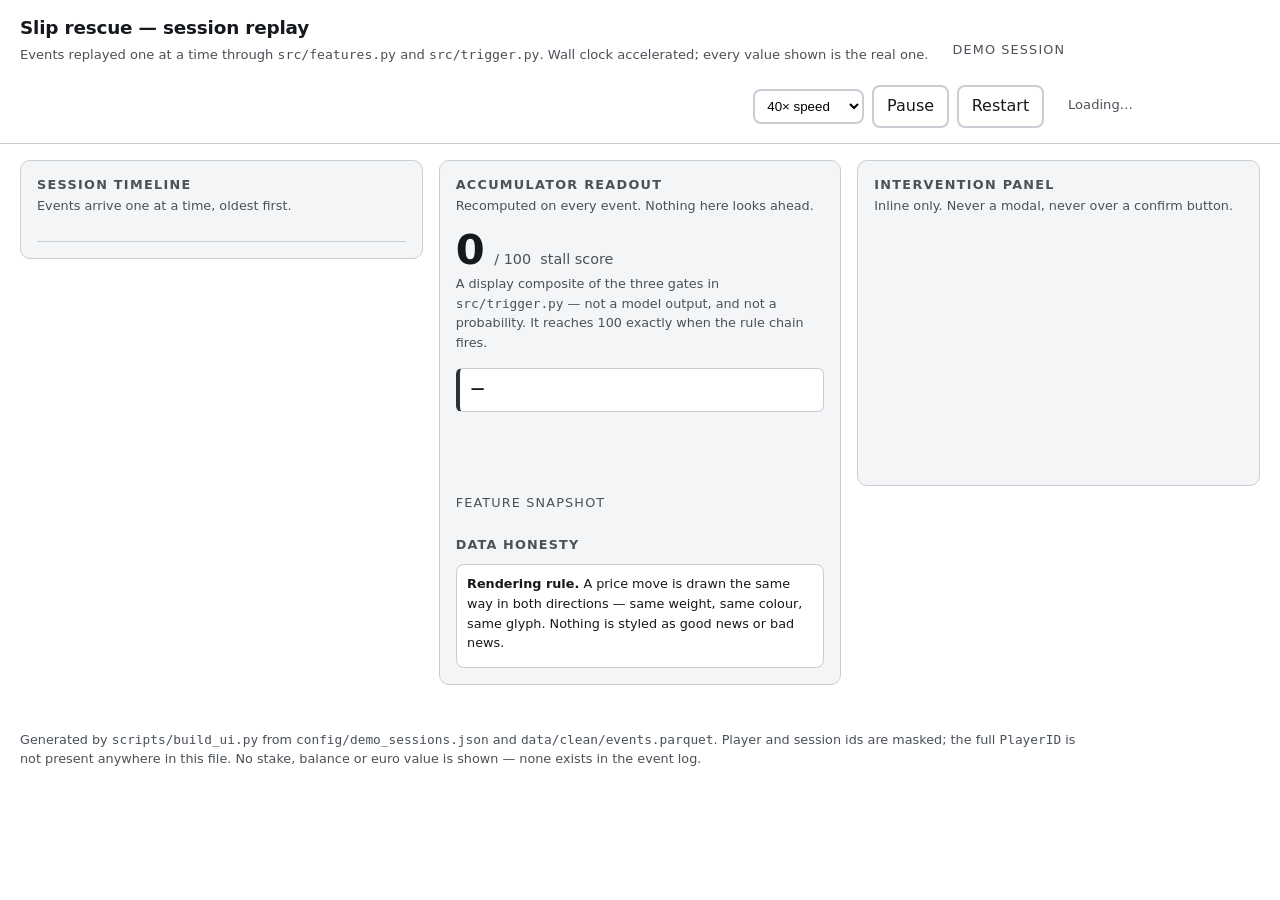
<file: detection/scripts/ui_template.html>
<!doctype html>
<html lang="en">
<head>
<meta charset="utf-8">
<meta name="viewport" content="width=device-width, initial-scale=1">
<title>Slip rescue — session replay</title>
<!--
  FEG 2026 Hackathon — Session Quality & Session-to-Action Conversion.
  Demo UI. ONE self-contained file: no build step, no CDN, no framework.
  Open it directly (file://) and it runs.

  This file is GENERATED by scripts/build_ui.py from
    config/demo_sessions.json   — which two sessions to show
    data/clean/events.parquet   — the events themselves
  Every feature value and every decision below was produced at build time by
  src/features.py (FeatureAccumulator) and src/trigger.py (SlipRescueTrigger),
  one event at a time. The browser replays those decisions; it does not
  re-implement a single feature or rule.

  Edit scripts/ui_template.html, then run: python3 scripts/build_ui.py
-->
<style>
  :root{
    --bg:#ffffff; --surface:#f4f5f7; --surface-2:#eaecef; --ink:#15181c;
    --ink-muted:#4a5158; --line:#c9ced4; --line-strong:#2b3138;
    --focus:#0b4fa8; --accent:#1c3f66; --live:#155724; --live-bg:#e6f2e9;
    --mono:ui-monospace,SFMono-Regular,"SF Mono",Menlo,Consolas,monospace;
    --sans:system-ui,-apple-system,"Segoe UI",Roboto,Helvetica,Arial,sans-serif;
  }
  @media (prefers-color-scheme:dark){
    :root{
      --bg:#121518; --surface:#1b1f24; --surface-2:#242a30; --ink:#eef1f4;
      --ink-muted:#b4bdc6; --line:#454e57; --line-strong:#8b96a1;
      --focus:#7fb2ff; --accent:#a8c6e8; --live:#9fd8ae; --live-bg:#1e2b22;
    }
  }
  *{box-sizing:border-box}
  html{color-scheme:light dark}
  body{
    margin:0; background:var(--bg); color:var(--ink);
    font:16px/1.55 var(--sans); -webkit-text-size-adjust:100%;
  }
  a{color:var(--focus)}
  :focus-visible{outline:3px solid var(--focus); outline-offset:2px; border-radius:3px}
  .skip{
    position:absolute; left:-9999px; top:0; z-index:20; padding:.6rem 1rem;
    background:var(--bg); border:2px solid var(--line-strong);
  }
  .skip:focus{left:.5rem; top:.5rem}
  .vh{
    position:absolute; width:1px; height:1px; overflow:hidden;
    clip:rect(0 0 0 0); clip-path:inset(50%); white-space:nowrap;
  }

  /* ── top bar ─────────────────────────────────────────────── */
  header{
    border-bottom:1px solid var(--line); padding:.9rem 1.25rem;
    display:flex; flex-wrap:wrap; gap:1rem 1.5rem; align-items:flex-end;
  }
  h1{font-size:1.15rem; margin:0; letter-spacing:-.01em}
  header .sub{margin:.15rem 0 0; font-size:0.82rem; color:var(--ink-muted)}
  .sessions{display:flex; gap:.6rem; flex-wrap:wrap}
  .sessions .grouplabel{
    display:block; font-size:0.8rem; text-transform:uppercase;
    letter-spacing:.09em; color:var(--ink-muted); margin-bottom:.35rem;
  }
  button{font:inherit; color:inherit}
  .tab{
    background:var(--bg); border:2px solid var(--line); border-radius:8px;
    padding:.5rem .85rem; text-align:left; cursor:pointer; min-width:11.5rem;
  }
  .tab:hover{border-color:var(--line-strong)}
  .tab[aria-checked="true"]{border-color:var(--line-strong); background:var(--surface-2)}
  .tab .tname{display:block; font-weight:650; font-size:0.95rem}
  .tab .trole{display:block; font-size:0.8rem; color:var(--ink-muted)}
  .transport{display:flex; gap:.5rem; align-items:center; margin-left:auto}
  .ctl{
    background:var(--bg); border:2px solid var(--line); border-radius:8px;
    padding:.45rem .8rem; cursor:pointer;
  }
  .ctl:hover{border-color:var(--line-strong)}
  select.ctl{padding:.45rem .5rem}
  .status{
    font-size:0.82rem; color:var(--ink-muted); min-width:12rem;
    font-variant-numeric:tabular-nums;
  }

  /* ── three columns ───────────────────────────────────────── */
  main{
    display:grid; gap:1rem; padding:1rem 1.25rem 2rem;
    grid-template-columns:minmax(0,1fr) minmax(0,1fr) minmax(0,1fr);
    align-items:start;
  }
  @media (max-width:1100px){ main{grid-template-columns:minmax(0,1fr)} }
  section{
    background:var(--surface); border:1px solid var(--line); border-radius:10px;
    padding:.9rem 1rem 1rem;
  }
  h2{
    font-size:0.8rem; text-transform:uppercase; letter-spacing:.1em;
    margin:0 0 .1rem; color:var(--ink-muted);
  }
  .h2note{margin:0 0 .8rem; font-size:0.8rem; color:var(--ink-muted)}

  /* ── left: timeline ──────────────────────────────────────── */
  .meta{
    display:flex; flex-wrap:wrap; gap:.3rem .5rem; margin:0 0 .75rem;
    font-size:0.8rem; color:var(--ink-muted);
  }
  .chip{
    border:1px solid var(--line); border-radius:999px; padding:.1rem .55rem;
    background:var(--bg); font-family:var(--mono); font-size:0.8rem;
  }
  #timeline{
    list-style:none; margin:0; padding:0; max-height:62vh; overflow-y:auto;
    border-top:1px solid var(--line);
  }
  #timeline li{
    display:grid; grid-template-columns:4.2rem 1fr; gap:.6rem;
    padding:.4rem .1rem; border-bottom:1px solid var(--line); font-size:0.86rem;
  }
  #timeline .at{
    font-family:var(--mono); font-size:0.8rem; color:var(--ink-muted);
    font-variant-numeric:tabular-nums; padding-top:.1rem;
  }
  #timeline .what{min-width:0}
  #timeline .ename{font-weight:600}
  #timeline .detail{
    font-size:0.8rem; color:var(--ink-muted); font-family:var(--mono);
    overflow-wrap:anywhere;
  }
  #timeline li.add{background:var(--surface-2)}
  #timeline li.add .ename::before{content:"+ "; font-family:var(--mono)}
  #timeline li.placed{background:var(--live-bg); color:var(--ink)}
  #timeline li.gap{
    grid-template-columns:1fr; text-align:center; font-size:0.8rem;
    color:var(--ink-muted); font-style:italic; background:transparent;
  }
  #timeline li.mark{
    grid-template-columns:1fr; font-size:0.8rem; font-weight:650;
    border-left:4px solid var(--line-strong); padding-left:.6rem;
  }

  /* ── middle: readout ─────────────────────────────────────── */
  .score{
    display:flex; align-items:baseline; gap:.6rem; margin:0 0 .15rem;
  }
  .score .num{
    font-size:2.6rem; font-weight:700; line-height:1;
    font-variant-numeric:tabular-nums;
  }
  .score .of{font-size:0.9rem; color:var(--ink-muted)}
  .scorenote{margin:.2rem 0 .9rem; font-size:0.8rem; color:var(--ink-muted)}
  .gate{margin:0 0 .6rem}
  .gate .grow{display:flex; justify-content:space-between; gap:.5rem; font-size:0.82rem}
  .gate .gname{font-weight:600}
  .gate .gval{font-family:var(--mono); font-size:0.8rem; color:var(--ink-muted);
               font-variant-numeric:tabular-nums; text-align:right}
  .bar{
    height:9px; background:var(--surface-2); border:1px solid var(--line);
    border-radius:999px; overflow:hidden; margin-top:.25rem;
  }
  .bar i{display:block; height:100%; background:var(--line-strong); width:0}
  .bar.met i{background:var(--accent)}
  .decision{
    margin:.9rem 0 0; padding:.6rem .7rem; background:var(--bg);
    border:1px solid var(--line); border-left:4px solid var(--line-strong);
    border-radius:6px; font-size:0.86rem;
  }
  .decision .act{font-weight:700; letter-spacing:.02em}
  .decision .why{display:block; color:var(--ink-muted); font-size:0.8rem; margin-top:.15rem}
  .decision code{font-family:var(--mono); font-size:0.8rem}
  .spark{margin:.9rem 0 .2rem}
  .spark svg{width:100%; height:52px; display:block}
  .sparkcap{font-size:0.8rem; color:var(--ink-muted); margin:.15rem 0 0}
  table.feat{width:100%; border-collapse:collapse; margin-top:.9rem; font-size:0.82rem}
  table.feat caption{
    text-align:left; font-size:0.8rem; text-transform:uppercase;
    letter-spacing:.09em; color:var(--ink-muted); padding-bottom:.35rem;
  }
  table.feat th{
    text-align:left; font-weight:500; color:var(--ink-muted);
    padding:.22rem 0; border-bottom:1px solid var(--line); font-size:0.8rem;
  }
  table.feat td{
    text-align:right; font-family:var(--mono); font-variant-numeric:tabular-nums;
    padding:.22rem 0; border-bottom:1px solid var(--line); font-size:0.8rem;
  }

  /* ── right: intervention panel ───────────────────────────── */
  .panelwrap{min-height:15rem}
  /* SILENT — a designed output, drawn on purpose. */
  .silent{
    border:1px dashed var(--line-strong); border-radius:10px;
    padding:1.1rem 1rem; background:var(--bg); text-align:center;
  }
  .silent .dot{
    width:10px; height:10px; border-radius:50%; background:var(--line-strong);
    display:inline-block; margin-bottom:.55rem;
  }
  .silent .headline{display:block; font-weight:650; font-size:0.95rem}
  .silent .sub{display:block; margin-top:.35rem; font-size:0.82rem; color:var(--ink-muted)}
  .silent .peak{
    display:block; margin-top:.55rem; font-family:var(--mono); font-size:0.8rem;
    color:var(--ink); font-variant-numeric:tabular-nums;
  }
  .silent .rule{
    display:block; margin-top:.7rem; padding-top:.7rem;
    border-top:1px solid var(--line); font-size:0.8rem; color:var(--ink-muted);
  }
  .silent code{font-family:var(--mono); font-size:0.8rem; white-space:nowrap}
  /* FIRE — inline, never a modal, never over a confirm button. */
  .fire{
    border:2px solid var(--line-strong); border-radius:10px; padding:1rem;
    background:var(--bg);
  }
  .fire h3{margin:0; font-size:1.02rem; font-weight:650}
  .fire .lead{margin:.5rem 0 .6rem; font-size:0.9rem}
  .fire .change{
    background:var(--surface-2); border:1px solid var(--line); border-radius:8px;
    padding:.6rem .7rem; font-family:var(--mono); font-size:0.82rem;
    overflow-wrap:anywhere;
  }
  .fire .change .sel{display:block; color:var(--ink-muted); font-size:0.8rem}
  .fire .change .move{display:block; margin-top:.3rem; font-size:1rem}
  /* Both directions render identically: same weight, same colour, same glyph. */
  .fire .change .from,.fire .change .to{font-weight:600; color:var(--ink)}
  .fire .change .arrow{padding:0 .35rem; color:var(--ink-muted)}
  .fire .illus{
    margin:.5rem 0 0; font-size:0.8rem; color:var(--ink-muted);
  }
  .actions{display:flex; gap:.6rem; margin-top:.9rem}
  /* Identical in weight, size and colour. Neither is pre-selected. */
  .actions button{
    flex:1 1 0; background:var(--bg); color:var(--ink);
    border:2px solid var(--line-strong); border-radius:8px;
    padding:.62rem .5rem; font-size:0.92rem; font-weight:500; cursor:pointer;
  }
  .actions button:hover{background:var(--surface-2)}
  .dismissrow{margin:.7rem 0 0; font-size:0.8rem; text-align:center}
  .linkbtn{
    background:none; border:0; padding:.2rem .3rem; text-decoration:underline;
    color:var(--focus); cursor:pointer; font-size:0.8rem;
  }
  .esc{display:block; margin-top:.3rem; font-size:0.8rem; color:var(--ink-muted)}
  /* DISMISSED */
  .dismissed{
    border:1px solid var(--line); border-radius:10px; padding:1rem;
    background:var(--bg);
  }
  .dismissed .headline{font-weight:650; font-size:0.95rem}
  .dismissed p{margin:.4rem 0 0; font-size:0.82rem; color:var(--ink-muted)}

  .honesty{margin-top:1rem}
  .honesty h3{
    font-size:0.8rem; text-transform:uppercase; letter-spacing:.09em;
    color:var(--ink-muted); margin:0 0 .4rem;
  }
  .honesty ul{margin:0; padding-left:1.1rem; font-size:0.8rem; color:var(--ink-muted)}
  .honesty li{margin-bottom:.35rem}
  .honesty code{font-family:var(--mono); font-size:0.8rem}
  .render-rule{
    margin-top:.6rem; padding:.55rem .65rem; background:var(--bg);
    border:1px solid var(--line); border-radius:8px; font-size:0.8rem;
  }
  .render-rule .pair{
    font-family:var(--mono); display:flex; gap:1.2rem; margin-top:.3rem;
    color:var(--ink); flex-wrap:wrap;
  }
  footer{
    padding:0 1.25rem 2rem; font-size:0.8rem; color:var(--ink-muted);
    max-width:70rem;
  }
  footer code{font-family:var(--mono)}
  @media (prefers-reduced-motion:reduce){
    *{transition:none !important; animation:none !important; scroll-behavior:auto !important}
  }
</style>
</head>
<body>
<a class="skip" href="#readout">Skip to the feature readout</a>

<header>
  <div>
    <h1>Slip rescue — session replay</h1>
    <p class="sub">Events replayed one at a time through
      <code>src/features.py</code> and <code>src/trigger.py</code>. Wall clock
      accelerated; every value shown is the real one.</p>
  </div>

  <div class="sessions">
    <span class="grouplabel" id="sessgrouplabel">Demo session</span>
    <div role="radiogroup" aria-labelledby="sessgrouplabel" id="sessgroup"
         style="display:flex;gap:.6rem;flex-wrap:wrap"></div>
  </div>

  <div class="transport">
    <label class="vh" for="speed">Replay speed</label>
    <select class="ctl" id="speed">
      <option value="20">20× speed</option>
      <option value="40" selected>40× speed</option>
      <option value="120">120× speed</option>
    </select>
    <button class="ctl" id="playpause" type="button">Pause</button>
    <button class="ctl" id="restart" type="button">Restart</button>
  </div>

  <p class="status">
    <span id="progress">Loading…</span>
    <!-- Milestones only. A live region updated on every one of 59 events
         would be unusable with a screen reader. -->
    <span class="vh" id="status" role="status" aria-live="polite"
          aria-atomic="true"></span>
  </p>
</header>

<main>
  <!-- ─────────────── LEFT: timeline ─────────────── -->
  <section aria-labelledby="tl-h">
    <h2 id="tl-h">Session timeline</h2>
    <p class="h2note" id="tl-note">Events arrive one at a time, oldest first.</p>
    <div class="meta" id="sessmeta"></div>
    <ol id="timeline" aria-labelledby="tl-h" tabindex="0"></ol>
  </section>

  <!-- ─────────────── MIDDLE: readout ─────────────── -->
  <section id="readout" aria-labelledby="ro-h">
    <h2 id="ro-h">Accumulator readout</h2>
    <p class="h2note">Recomputed on every event. Nothing here looks ahead.</p>

    <p class="score">
      <span class="num" id="scorenum">0</span>
      <span class="of">/ 100 &nbsp;stall score</span>
    </p>
    <p class="scorenote">A display composite of the three gates in
      <code>src/trigger.py</code> — not a model output, and not a probability.
      It reaches 100 exactly when the rule chain fires.</p>

    <div id="gates"></div>

    <p class="decision" id="decision">
      <span class="act">—</span>
      <span class="why"></span>
    </p>

    <div class="spark">
      <svg id="spark" viewBox="0 0 240 52" preserveAspectRatio="none"
           role="img" aria-labelledby="sparktitle">
        <title id="sparktitle">Velocity sparkline</title>
      </svg>
      <p class="sparkcap" id="sparkcap"></p>
    </div>

    <table class="feat">
      <caption>Feature snapshot</caption>
      <tbody id="feats"></tbody>
    </table>

    <div class="honesty">
      <h3>Data honesty</h3>
      <ul id="honesty-list"></ul>
      <div class="render-rule">
        <strong>Rendering rule.</strong> A price move is drawn the same way in
        both directions — same weight, same colour, same glyph. Nothing is
        styled as good news or bad news.
        <span class="pair" id="renderpair"></span>
      </div>
    </div>
  </section>

  <!-- ─────────────── RIGHT: intervention ─────────────── -->
  <section aria-labelledby="pa-h">
    <h2 id="pa-h">Intervention panel</h2>
    <p class="h2note">Inline only. Never a modal, never over a confirm button.</p>
    <div class="panelwrap" id="panelwrap"></div>
  </section>
</main>

<footer>
  <p>Generated by <code>scripts/build_ui.py</code> from
    <code>config/demo_sessions.json</code> and
    <code>data/clean/events.parquet</code>. Player and session ids are masked;
    the full <code>PlayerID</code> is not present anywhere in this file. No
    stake, balance or euro value is shown — none exists in the event log.</p>
</footer>

<script>
"use strict";
const DATA = /*__DEMO_DATA__*/null;

/* ── replay engine ───────────────────────────────────────────────────
   Steps are precomputed: each carries the feature snapshot and the decision
   the real pipeline produced for that event. Nothing is recomputed here. */
const MIN_STEP_MS = 55;      // fast enough to read, slow enough to see
const MAX_STEP_MS = 1100;    // a 19-minute gap must not stall the demo
const GAP_MARK_S  = 20;      // pauses longer than this get a visible marker

const PANEL = { SILENT: "silent", FIRE: "fire", DISMISSED: "dismissed" };

const REASON_TEXT = {
  no_slip_yet:       "No selection has been added yet — there is no slip to rescue.",
  already_converted: "The slip has been submitted. Nudging someone who just bet is the worst thing this system could do.",
  warming_up:        "Too early to read the session: velocity over a trailing window is noise this early.",
  healthy_progress:  "The session is still moving. No hesitation signal.",
  still_at_pace:     "There is a pause, but the pace has not collapsed against this session's own peak.",
  already_fired:     "One intervention per session, ever. This session has had its one.",
  stalled_holding_slip: "An unplaced slip is being held and the session's own pace has collapsed.",
};

const EVENT_LABEL = {
  fortuna_screen_view: "screen view",
  screen_view: "screen view",
  page_view: "page view",
  betslip_add_bet: "selection added",
  betslip_placed: "slip submitted",
  betslip_placed_bet: "slip leg recorded",
  casino_game_launch: "casino game launch",
};

const el = (id) => document.getElementById(id);
const state = {
  key: null, i: -1, playing: false, timer: null,
  panel: PANEL.SILENT, painted: null, dismissed: false, speed: 40,
  milestone: null,
};

function session() { return DATA.sessions[state.key]; }
function steps()   { return session().steps; }
function current() { return state.i >= 0 ? steps()[state.i] : null; }

function mmss(s) {
  s = Math.max(0, Math.round(s));
  return String(Math.floor(s / 60)).padStart(2, "0") + ":" +
         String(s % 60).padStart(2, "0");
}
function human(s) {
  if (s < 60) return s.toFixed(0) + "s";
  const m = Math.floor(s / 60);
  return m + "m " + String(Math.round(s % 60)).padStart(2, "0") + "s";
}
function text(node, s) { node.textContent = s; return node; }
function elem(tag, cls, txt) {
  const n = document.createElement(tag);
  if (cls) n.className = cls;
  if (txt !== undefined) n.textContent = txt;
  return n;
}

/* ── top bar: one radio per session ─────────────────────────────── */
function buildTabs() {
  const group = el("sessgroup");
  group.textContent = "";
  Object.keys(DATA.sessions).forEach((k) => {
    const s = DATA.sessions[k];
    const b = elem("button", "tab");
    b.type = "button";
    b.id = "tab-" + k;
    b.setAttribute("role", "radio");
    b.setAttribute("aria-checked", "false");
    b.appendChild(elem("span", "tname", "Session " + k));
    b.appendChild(elem("span", "trole",
      s.role === "fire" ? "slip built, never submitted"
                        : "slip built and submitted"));
    b.addEventListener("click", () => selectSession(k));
    b.addEventListener("keydown", (e) => onTabKey(e, k));
    group.appendChild(b);
  });
}
function onTabKey(e, k) {
  const keys = Object.keys(DATA.sessions);
  const i = keys.indexOf(k);
  let next = null;
  if (e.key === "ArrowRight" || e.key === "ArrowDown") next = keys[(i + 1) % keys.length];
  else if (e.key === "ArrowLeft" || e.key === "ArrowUp") next = keys[(i - 1 + keys.length) % keys.length];
  else if (e.key === "Home") next = keys[0];
  else if (e.key === "End") next = keys[keys.length - 1];
  if (next === null) return;
  e.preventDefault();
  selectSession(next);
  el("tab-" + next).focus();
}
function paintTabs() {
  Object.keys(DATA.sessions).forEach((k) => {
    const b = el("tab-" + k);
    const on = k === state.key;
    b.setAttribute("aria-checked", on ? "true" : "false");
    b.tabIndex = on ? 0 : -1;
  });
}

/* ── session header chips ───────────────────────────────────────── */
function paintMeta() {
  const s = session();
  const m = el("sessmeta");
  m.textContent = "";
  [
    "player " + s.player_masked,
    "session " + s.sid_masked,
    s.platform,
    s.date_utc + " UTC",
    s.n_events + " events",
    human(s.duration_s),
  ].forEach((t) => m.appendChild(elem("span", "chip", t)));
}

/* ── left column ────────────────────────────────────────────────── */
function timelineRow(step, prev) {
  const frag = document.createDocumentFragment();

  const gap = prev ? step.f.elapsed_s - prev.f.elapsed_s : 0;
  if (gap >= GAP_MARK_S) {
    const g = elem("li", "gap", human(gap) + " with no events — wall clock compressed");
    frag.appendChild(g);
  }

  const li = elem("li");
  if (step.event === "betslip_add_bet") li.classList.add("add");
  if (step.event === "betslip_placed") li.classList.add("placed");
  li.appendChild(elem("span", "at", mmss(step.f.elapsed_s)));

  const what = elem("div", "what");
  what.appendChild(elem("span", "ename", EVENT_LABEL[step.event] || step.event));
  const bits = [];
  if (step.screen) bits.push(step.screen);
  if (step.selection) bits.push(step.selection);
  if (step.added_from) bits.push("from " + step.added_from);
  if (step.slip) bits.push("slip " + step.slip +
    (step.slip_type ? " · " + step.slip_type : "") +
    (step.status ? " · " + step.status : ""));
  if (bits.length) what.appendChild(elem("div", "detail", bits.join(" · ")));
  li.appendChild(what);
  frag.appendChild(li);
  return frag;
}
function markRow(txt) {
  const li = elem("li", "mark", txt);
  el("timeline").appendChild(li);
}
function appendStep(step, prev) {
  const list = el("timeline");
  list.appendChild(timelineRow(step, prev));
  list.scrollTop = list.scrollHeight;
}

/* ── middle column ──────────────────────────────────────────────── */
const GATE_DEFS = [
  { key: "armed", name: "Armed",
    detail: (f, t) => "adds " + f.add_bet_count + "/" + t.MIN_ADDS_TO_ARM +
                      " · events " + f.n_events + "/" + t.MIN_EVENTS_TO_ARM +
                      " · " + f.elapsed_s.toFixed(0) + "s/" + t.MIN_ELAPSED_S_TO_ARM + "s" },
  { key: "hesitation", name: "Hesitation",
    detail: (f, t) => "dwell " + f.dwell_s.toFixed(0) + "s/" + t.STALL_DWELL_S + "s · since add " +
                      (f.since_last_add_s === null ? "—" : f.since_last_add_s.toFixed(0) + "s") +
                      "/" + t.STALL_SINCE_ADD_S + "s" },
  { key: "collapse", name: "Pace collapse",
    detail: (f, t) => "velocity " + f.velocity_epm.toFixed(1) + " of peak " +
                      f.peak_velocity_epm.toFixed(1) + " epm · ratio ≤ " + t.VELOCITY_COLLAPSE_RATIO },
];

function buildGates() {
  const host = el("gates");
  host.textContent = "";
  GATE_DEFS.forEach((g) => {
    const wrap = elem("div", "gate");
    const row = elem("div", "grow");
    row.appendChild(elem("span", "gname", g.name));
    const v = elem("span", "gval", "—");
    v.id = "gval-" + g.key;
    row.appendChild(v);
    wrap.appendChild(row);
    const bar = elem("div", "bar");
    bar.id = "bar-" + g.key;
    bar.setAttribute("role", "img");
    bar.setAttribute("aria-label", g.name + " gate: not started");
    bar.appendChild(elem("i"));
    wrap.appendChild(bar);
    host.appendChild(wrap);
  });
}

const FEAT_ROWS = [
  ["Elapsed", (f) => f.elapsed_s.toFixed(1) + " s"],
  ["Dwell since last event", (f) => f.dwell_s.toFixed(1) + " s"],
  ["Longest dwell", (f) => f.max_dwell_s.toFixed(1) + " s"],
  ["Events", (f) => String(f.n_events)],
  ["Velocity", (f) => f.velocity_epm.toFixed(2) + " epm"],
  ["Peak velocity", (f) => f.peak_velocity_epm.toFixed(2) + " epm"],
  ["Distinct screens", (f) => String(f.distinct_screens)],
  ["Screen revisits", (f) => String(f.repeat_screen_events)],
  ["Revisit ratio", (f) => f.screen_revisit_ratio.toFixed(2)],
  ["Screen coverage", (f) => (f.screen_coverage * 100).toFixed(0) + " %"],
  ["Selections added", (f) => String(f.add_bet_count)],
  ["Slips submitted", (f) => String(f.placed_count)],
  ["Slip legs recorded", (f) => String(f.placed_leg_count)],
  ["Since last selection", (f) => f.since_last_add_s === null ? "—" : f.since_last_add_s.toFixed(1) + " s"],
];

function buildFeats() {
  const body = el("feats");
  body.textContent = "";
  FEAT_ROWS.forEach((r, i) => {
    const tr = elem("tr");
    const th = elem("th", null, r[0]);
    th.scope = "row";
    tr.appendChild(th);
    const td = elem("td", null, "—");
    td.id = "feat-" + i;
    tr.appendChild(td);
    body.appendChild(tr);
  });
}

function paintReadout() {
  const step = current();
  const t = DATA.thresholds;

  if (!step) {
    text(el("scorenum"), "0");
    GATE_DEFS.forEach((g) => {
      text(el("gval-" + g.key), "—");
      const bar = el("bar-" + g.key);
      bar.classList.remove("met");
      bar.firstChild.style.width = "0%";
      bar.setAttribute("aria-label", g.name + " gate: not started");
    });
    FEAT_ROWS.forEach((_, i) => text(el("feat-" + i), "—"));
    const d = el("decision");
    text(d.querySelector(".act"), "waiting for the first event");
    text(d.querySelector(".why"), "");
    paintSpark();
    return;
  }

  const f = step.f;
  text(el("scorenum"), String(step.score));

  GATE_DEFS.forEach((g) => {
    const p = step.gates[g.key];
    text(el("gval-" + g.key), g.detail(f, t));
    const bar = el("bar-" + g.key);
    bar.firstChild.style.width = (p * 100).toFixed(1) + "%";
    bar.classList.toggle("met", p >= 1);
    bar.setAttribute("aria-label",
      g.name + " gate " + Math.round(p * 100) + " per cent of threshold" +
      (p >= 1 ? ", met" : ", not met") + ". " + g.detail(f, t));
  });

  FEAT_ROWS.forEach((r, i) => text(el("feat-" + i), r[1](f)));

  const d = el("decision");
  const fired = step.d.action === "FIRE";
  text(d.querySelector(".act"), fired ? "FIRE" : "STAY SILENT");
  const why = d.querySelector(".why");
  why.textContent = (REASON_TEXT[step.d.reason] || step.d.reason) + "  ";
  const code = elem("code", null, "reason=" + step.d.reason);
  why.appendChild(code);

  paintSpark();
}

/* velocity sparkline — decorative shape, described in full by its label */
function paintSpark() {
  const svg = el("spark");
  const cap = el("sparkcap");
  const title = el("sparktitle");          // the accessible name — never removed
  [...svg.childNodes].forEach((n) => { if (n !== title) svg.removeChild(n); });

  const upto = steps().slice(0, state.i + 1);
  if (!upto.length) {
    title.textContent = "Velocity sparkline: no events yet.";
    cap.textContent = "";
    return;
  }
  const vals = upto.map((s) => s.f.velocity_epm);
  const peak = Math.max(...upto.map((s) => s.f.peak_velocity_epm), 1);
  const n = Math.max(vals.length - 1, 1);
  const x = (i) => (i / Math.max(steps().length - 1, 1)) * 240;
  const y = (v) => 48 - (v / peak) * 44;

  const NS = "http://www.w3.org/2000/svg";
  const thresholdY = y(peak * DATA.thresholds.VELOCITY_COLLAPSE_RATIO);
  const line = document.createElementNS(NS, "line");
  line.setAttribute("x1", 0); line.setAttribute("x2", 240);
  line.setAttribute("y1", thresholdY); line.setAttribute("y2", thresholdY);
  line.setAttribute("stroke", "currentColor");
  line.setAttribute("stroke-dasharray", "3 3");
  line.setAttribute("stroke-opacity", ".45");
  svg.appendChild(line);

  const poly = document.createElementNS(NS, "polyline");
  poly.setAttribute("fill", "none");
  poly.setAttribute("stroke", "currentColor");
  poly.setAttribute("stroke-width", "1.75");
  poly.setAttribute("points", vals.map((v, i) => x(i) + "," + y(v)).join(" "));
  svg.appendChild(poly);

  const dot = document.createElementNS(NS, "circle");
  dot.setAttribute("cx", x(vals.length - 1));
  dot.setAttribute("cy", y(vals[vals.length - 1]));
  dot.setAttribute("r", "3");
  dot.setAttribute("fill", "currentColor");
  svg.appendChild(dot);

  const now = vals[vals.length - 1];
  const ratio = peak ? now / peak : 0;
  title.textContent =
    "Velocity sparkline over " + vals.length + " events. Now " + now.toFixed(1) +
    " events per minute, session peak " + peak.toFixed(1) +
    ", currently " + Math.round(ratio * 100) + " per cent of peak. The dashed line " +
    "marks the " + Math.round(DATA.thresholds.VELOCITY_COLLAPSE_RATIO * 100) +
    " per cent collapse threshold.";
  cap.textContent = "Velocity vs this session's own peak. Dashed line: the " +
    Math.round(DATA.thresholds.VELOCITY_COLLAPSE_RATIO * 100) + "% collapse threshold.";
  void n;
}

/* ── right column: exactly three panel states ───────────────────── */
/* Rebuilt ONLY when the state changes. Re-rendering the panel on every event
   would throw away keyboard focus mid-interaction and re-announce itself. */
function paintPanel() {
  const host = el("panelwrap");
  if (state.painted !== state.panel) {
    host.textContent = "";
    if (state.panel === PANEL.FIRE) host.appendChild(firePanel());
    else if (state.panel === PANEL.DISMISSED) host.appendChild(dismissedPanel());
    else host.appendChild(silentPanel());
    state.painted = state.panel;
  } else if (state.panel === PANEL.SILENT) {
    updateSilent();                 // reason text only; the DOM node stays put
  }
  if (window.__demo) window.__demo.panel = state.panel;
}

/* 1. FIRE */
function firePanel() {
  const s = session();
  const step = current();
  const price = DATA.illustrative_price;
  const nSel = step ? step.f.add_bet_count : s.selections_added;
  const sel = slipReferenceLabel();

  const box = elem("section", "fire");
  box.setAttribute("aria-labelledby", "fire-h");

  const h = elem("h3", null, "Your slip — " + nSel +
    (nSel === 1 ? " selection" : " selections"));
  h.id = "fire-h";
  box.appendChild(h);

  box.appendChild(elem("p", "lead", "One price has changed since you added it:"));

  const change = elem("div", "change");
  change.appendChild(elem("span", "sel", sel));
  const move = elem("span", "move");
  move.appendChild(elem("span", "from", price.old));
  const arrow = elem("span", "arrow", "→");
  arrow.setAttribute("aria-hidden", "true");
  move.appendChild(arrow);
  move.appendChild(elem("span", "vh", " changed to "));
  move.appendChild(elem("span", "to", price.new));
  change.appendChild(move);
  box.appendChild(change);

  box.appendChild(elem("p", "illus",
    "Illustrative price values. " + price.why_illustrative));

  const actions = elem("div", "actions");
  const review = elem("button", null, "Review slip");
  review.type = "button";
  const clear = elem("button", null, "Clear slip");
  clear.type = "button";
  review.addEventListener("click", () => dismissPanel("review"));
  clear.addEventListener("click", () => dismissPanel("clear"));
  actions.appendChild(review);
  actions.appendChild(clear);
  box.appendChild(actions);

  const row = elem("p", "dismissrow");
  const dis = elem("button", "linkbtn", "Dismiss");
  dis.type = "button";
  dis.addEventListener("click", () => dismissPanel("dismiss"));
  row.appendChild(dis);
  row.appendChild(elem("span", "esc", "or press Esc. The replay keeps running either way."));
  box.appendChild(row);
  return box;
}

/* The slip line the price move refers to.
   The event log carries NO human-readable fixture name — config/demo_sessions.json
   sets fixture_names.available:false, fixture_id/selection_id are opaque `ufo:`
   tokens and sport_name is Croatian. So this renders `<sport_name> · <fixture_id>`
   exactly as it appears in the log and never fabricates a name.
   It names the FIRST leg added — the one that has sat on the slip longest. */
function slipReferenceLabel() {
  for (let i = 0; i <= state.i; i++) {
    const s = steps()[i];
    if (s.event === "betslip_add_bet" && s.fixture) {
      return (s.sport ? s.sport + " · " : "") + s.fixture;
    }
  }
  return "fixture id unavailable in this log";
}

/* 2. SILENT — the point of the demo. Drawn on purpose. */
function silentPanel() {
  const box = elem("div", "silent");
  const dot = elem("span", "dot");
  dot.setAttribute("aria-hidden", "true");
  box.appendChild(dot);
  box.appendChild(elem("strong", "headline",
    "No intervention — session progressing normally"));
  const sub = elem("span", "sub");
  sub.id = "silent-reason";
  box.appendChild(sub);
  const peak = elem("span", "peak");
  peak.id = "silent-peak";
  box.appendChild(peak);
  const rule = elem("span", "rule");
  rule.appendChild(document.createTextNode(
    "Silence is a returned decision, not a gap in the code. "));
  const code = elem("code");
  code.id = "silent-code";
  rule.appendChild(code);
  box.appendChild(rule);
  updateSilent(box);
  return box;
}

function updateSilent(root) {
  const step = current();
  const sub = (root || document).querySelector("#silent-reason");
  const peak = (root || document).querySelector("#silent-peak");
  const code = (root || document).querySelector("#silent-code");
  if (!sub || !code || !peak) return;
  const next = step ? (REASON_TEXT[step.d.reason] || step.d.reason)
                    : "Waiting for the first event.";
  if (sub.textContent !== next) sub.textContent = next;
  const c = step ? "STAY_SILENT / " + step.d.reason : "";
  if (code.textContent !== c) code.textContent = c;

  // Silence with a number on it: the fire threshold is 100, and this is how
  // near this session has come to it so far.
  let hi = 0, at = 0;
  for (let i = 0; i <= state.i; i++) {
    if (steps()[i].score > hi) { hi = steps()[i].score; at = steps()[i].f.elapsed_s; }
  }
  const pk = state.i < 0 ? ""
    : "Closest this session has come: " + hi + " / 100" +
      (hi > 0 ? " at " + mmss(at) : "") + ".";
  if (peak.textContent !== pk) peak.textContent = pk;
}

/* 3. DISMISSED */
function dismissedPanel() {
  const box = elem("div", "dismissed");
  box.appendChild(elem("strong", "headline", "Panel dismissed"));
  box.appendChild(elem("p", null,
    "The replay continues to the end of the session. This session will not be " +
    "shown another intervention: the trigger fires at most once per session."));
  return box;
}

function dismissPanel() {
  if (state.panel !== PANEL.FIRE) return;
  state.panel = PANEL.DISMISSED;
  state.dismissed = true;
  paintPanel();
  announce();
}

/* ── the loop ───────────────────────────────────────────────────── */
function stepDelay(i) {
  const st = steps();
  if (i <= 0) return 240;
  const gap = st[i].f.elapsed_s - st[i - 1].f.elapsed_s;
  const ms = (gap * 1000) / state.speed;
  return Math.min(MAX_STEP_MS, Math.max(MIN_STEP_MS, ms));
}

function advance() {
  const st = steps();
  if (state.i >= st.length - 1) { finish(); return; }
  const prev = state.i >= 0 ? st[state.i] : null;
  state.i += 1;
  const step = st[state.i];

  appendStep(step, prev);

  if (step.d.action === "FIRE") {
    markRow("Trigger fired at " + mmss(step.f.elapsed_s) +
            " — " + human(session().lead_s) + " before the session ended");
    if (!state.dismissed) state.panel = PANEL.FIRE;
  } else if (!state.dismissed && state.panel !== PANEL.FIRE) {
    state.panel = PANEL.SILENT;
  }
  if (step.event === "betslip_placed") {
    markRow("Slip submitted — the session converted");
  }

  paintReadout();
  paintPanel();
  syncTest();
  announce();

  if (state.playing) schedule();
}

function schedule() {
  clearTimeout(state.timer);
  if (state.i >= steps().length - 1) { finish(); return; }
  state.timer = setTimeout(advance, stepDelay(state.i + 1));
}

function finish() {
  clearTimeout(state.timer);
  state.playing = false;
  text(el("playpause"), "Replay complete");
  el("playpause").disabled = true;
  const s = session();
  markRow(s.converted
    ? "End of session — slip submitted, no intervention was needed"
    : "End of session — slip never submitted");
  syncTest(true);
  announce(true);
}

function announce(done) {
  const s = session();
  const n = state.i + 1;
  const bits = ["Session " + state.key, n + " of " + s.n_events + " events"];
  if (current()) bits.push("stall score " + current().score);
  if (state.panel === PANEL.FIRE) bits.push("intervention shown");
  if (state.panel === PANEL.DISMISSED) bits.push("intervention dismissed");
  if (done) bits.push("replay complete");
  text(el("progress"), bits.join(" · "));

  // The live region gets milestones only, so a screen reader is not read
  // 59 progress updates it did not ask for.
  const milestone =
    done ? "Replay of session " + state.key + " complete, " + n + " events."
    : state.panel === PANEL.FIRE
      ? "Intervention shown for session " + state.key +
        ": your slip, " + (current() ? current().f.add_bet_count : 0) +
        " selections. It is inline and dismissible."
    : state.panel === PANEL.DISMISSED
      ? "Intervention dismissed. The replay continues."
      : "Session " + state.key + " replaying. No intervention.";
  if (state.milestone !== milestone) {
    state.milestone = milestone;
    text(el("status"), milestone);
  }
}

function syncTest(done) {
  window.__demo = {
    session: state.key,
    index: state.i,
    total: steps().length,
    done: !!done,
    panel: state.panel,
    score: current() ? current().score : 0,
    fired: session().fired,
    reason: current() ? current().d.reason : null,
  };
}

/* ── session switching ──────────────────────────────────────────── */
function selectSession(k) {
  clearTimeout(state.timer);
  state.key = k;
  state.i = -1;
  state.dismissed = false;
  state.panel = PANEL.SILENT;
  state.painted = null;
  state.milestone = null;
  state.playing = true;

  el("timeline").textContent = "";
  el("playpause").disabled = false;
  text(el("playpause"), "Pause");

  paintTabs();
  paintMeta();
  paintReadout();
  paintPanel();
  syncTest();
  announce();
  schedule();
}

/* ── data-honesty copy, built from the payload itself ───────────── */
function buildHonesty() {
  const p = DATA.illustrative_price;
  const items = [
    "The old → new price in the intervention panel is <strong>illustrative</strong>. " + p.why_illustrative,
    "No file in this dataset records that a user saw a price. Nothing here claims one did.",
    DATA.fixture_names_available
      ? "Fixture names come from the event log."
      : "There are no human-readable fixture names in the event log — <code>fixture_id</code> and <code>selection_id</code> are opaque tokens and <code>sport_name</code> is Croatian, so the ids are shown as they are rather than dressed up.",
    "No stake, balance or monetary value appears anywhere: none exists in the event log, so any euro figure would be fabricated.",
    "Player and session ids are masked. The full <code>PlayerID</code> is not in this file.",
    "Wall clock is compressed for the replay; every elapsed, dwell and velocity figure shown is the real one.",
  ];
  const ul = el("honesty-list");
  ul.textContent = "";
  items.forEach((t) => {
    const li = document.createElement("li");
    li.innerHTML = t;              // fixed copy from this file, no user input
    ul.appendChild(li);
  });

  const pair = el("renderpair");
  pair.textContent = "";
  [[p.old, p.new], [p.new, p.old]].forEach(([a, b]) => {
    const span = elem("span");
    span.appendChild(elem("span", "from", a));
    const ar = elem("span", "arrow", " → ");
    ar.setAttribute("aria-hidden", "true");
    span.appendChild(ar);
    span.appendChild(elem("span", "vh", " changed to "));
    span.appendChild(elem("span", "to", b));
    pair.appendChild(span);
  });
}

/* ── wiring ─────────────────────────────────────────────────────── */
function init() {
  buildTabs();
  buildGates();
  buildFeats();
  buildHonesty();

  el("speed").addEventListener("change", (e) => {
    state.speed = Number(e.target.value);
    if (state.playing) schedule();
  });
  el("playpause").addEventListener("click", () => {
    state.playing = !state.playing;
    text(el("playpause"), state.playing ? "Pause" : "Resume");
    if (state.playing) schedule(); else clearTimeout(state.timer);
  });
  el("restart").addEventListener("click", () => selectSession(state.key));
  document.addEventListener("keydown", (e) => {
    if (e.key === "Escape" && state.panel === PANEL.FIRE) {
      e.preventDefault();
      dismissPanel();
    }
  });

  selectSession(Object.keys(DATA.sessions)[0]);
}
document.addEventListener("DOMContentLoaded", init);
</script>
</body>
</html>
</file>
